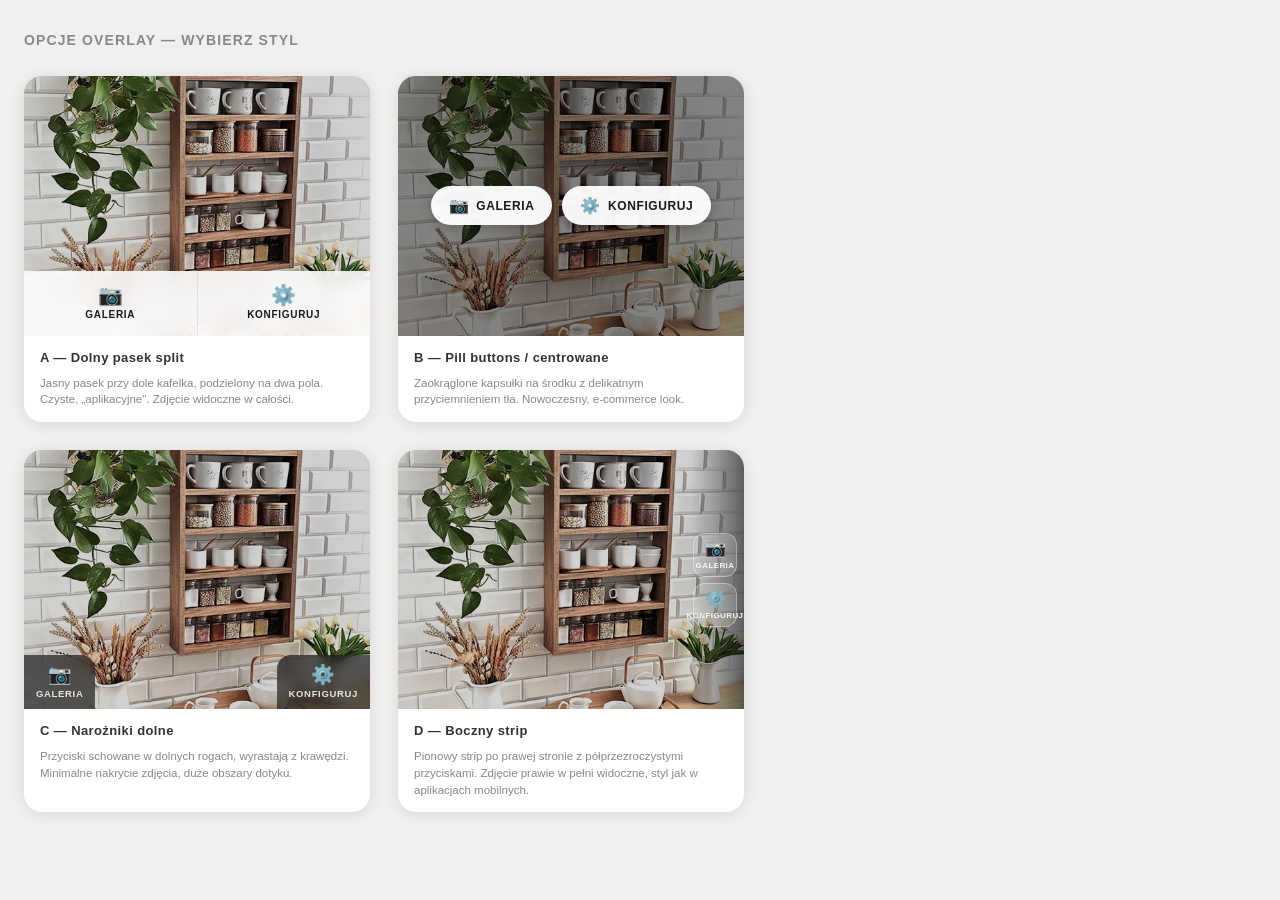
<file: overlay_sketches.html>
<!DOCTYPE html>
<html lang="pl">
<head>
<meta charset="UTF-8">
<meta name="viewport" content="width=device-width, initial-scale=1.0">
<title>Overlay — 4 szkice</title>
<style>
  * { box-sizing: border-box; margin: 0; padding: 0; }
  body {
    background: #f1f0ee;
    font-family: -apple-system, BlinkMacSystemFont, 'Segoe UI', sans-serif;
    padding: 32px 24px;
    color: #1a1a1a;
  }
  h1 { font-size: 14px; font-weight: 600; color: #888; letter-spacing: .08em; text-transform: uppercase; margin-bottom: 28px; }
  .grid {
    display: grid;
    grid-template-columns: repeat(2, 1fr);
    gap: 28px;
    max-width: 720px;
  }
  .card {
    background: #fff;
    border-radius: 18px;
    overflow: hidden;
    box-shadow: 0 2px 16px rgba(0,0,0,0.10);
  }
  .card-label {
    padding: 14px 16px 10px;
    font-size: 13px;
    font-weight: 700;
    letter-spacing: .03em;
    color: #333;
  }
  .card-sub {
    padding: 0 16px 14px;
    font-size: 11.5px;
    color: #888;
    line-height: 1.45;
  }
  .tile {
    position: relative;
    width: 100%;
    aspect-ratio: 4/3;
    overflow: hidden;
    background: #ccc;
  }
  .tile img {
    width: 100%; height: 100%;
    object-fit: cover;
    display: block;
    filter: brightness(.82);
  }

  /* ── OPCJA A: Dolny pasek split ── */
  .ov-a {
    position: absolute;
    inset: 0;
    display: flex;
    align-items: flex-end;
  }
  .ov-a-btn {
    flex: 1;
    display: flex;
    flex-direction: column;
    align-items: center;
    justify-content: center;
    gap: 4px;
    padding: 14px 8px 16px;
    background: rgba(255,255,255,0.88);
    backdrop-filter: blur(8px);
    -webkit-backdrop-filter: blur(8px);
    border: none;
    cursor: pointer;
    color: #1a1a1a;
    transition: background .15s;
  }
  .ov-a-btn:first-child {
    border-right: 1px solid rgba(0,0,0,0.08);
  }
  .ov-a-btn:hover { background: rgba(255,255,255,1); }
  .ov-a-icon { font-size: 20px; line-height:1; }
  .ov-a-label { font-size: 10px; font-weight: 700; text-transform: uppercase; letter-spacing: .07em; }

  /* ── OPCJA B: Pill buttons centrowane ── */
  .ov-b {
    position: absolute;
    inset: 0;
    display: flex;
    align-items: center;
    justify-content: center;
    gap: 10px;
    flex-direction: column;
    background: rgba(0,0,0,0.38);
  }
  .ov-b-row { display: flex; gap: 10px; }
  .ov-b-btn {
    display: flex;
    align-items: center;
    gap: 7px;
    padding: 10px 18px;
    background: rgba(255,255,255,0.95);
    border: none;
    border-radius: 999px;
    cursor: pointer;
    font-size: 12px;
    font-weight: 700;
    color: #1a1a1a;
    box-shadow: 0 3px 12px rgba(0,0,0,0.22);
    text-transform: uppercase;
    letter-spacing: .05em;
  }
  .ov-b-btn span { font-size: 16px; }

  /* ── OPCJA C: Rozbite narożniki ── */
  .ov-c {
    position: absolute;
    inset: 0;
    pointer-events: none;
  }
  .ov-c-btn {
    position: absolute;
    display: flex;
    flex-direction: column;
    align-items: center;
    gap: 4px;
    padding: 10px 12px;
    background: rgba(10,10,10,0.62);
    backdrop-filter: blur(6px);
    -webkit-backdrop-filter: blur(6px);
    border: none;
    cursor: pointer;
    color: #fff;
    pointer-events: auto;
  }
  .ov-c-btn.left  { bottom: 0; left: 0;  border-top-right-radius: 14px; }
  .ov-c-btn.right { bottom: 0; right: 0; border-top-left-radius: 14px; }
  .ov-c-icon  { font-size: 19px; line-height:1; }
  .ov-c-label { font-size: 9.5px; font-weight: 700; text-transform: uppercase; letter-spacing: .07em; color: rgba(255,255,255,.85); }

  /* ── OPCJA D: Hover-strip boczny (single side) ── */
  .ov-d {
    position: absolute;
    top: 0; right: 0; bottom: 0;
    width: 54px;
    display: flex;
    flex-direction: column;
    align-items: center;
    justify-content: center;
    gap: 6px;
    background: linear-gradient(to left, rgba(0,0,0,0.55) 0%, rgba(0,0,0,0) 100%);
    padding-right: 4px;
  }
  .ov-d-btn {
    display: flex;
    flex-direction: column;
    align-items: center;
    gap: 4px;
    width: 44px;
    height: 44px;
    justify-content: center;
    background: rgba(255,255,255,0.14);
    border: 1.5px solid rgba(255,255,255,0.35);
    border-radius: 12px;
    cursor: pointer;
    color: #fff;
    transition: background .15s;
  }
  .ov-d-btn:hover { background: rgba(255,255,255,0.28); }
  .ov-d-icon  { font-size: 17px; line-height:1; }
  .ov-d-label { font-size: 8px; font-weight: 700; text-transform: uppercase; letter-spacing: .05em; color: rgba(255,255,255,.9); }

</style>
</head>
<body>
<h1>Opcje overlay — wybierz styl</h1>
<div class="grid">

  <!-- A -->
  <div class="card">
    <div class="tile">
      <img src="img/wiszace/1.jpg" onerror="this.style.background='#b5c4b1';this.remove()">
      <div class="ov-a">
        <button class="ov-a-btn">
          <span class="ov-a-icon">📷</span>
          <span class="ov-a-label">Galeria</span>
        </button>
        <button class="ov-a-btn">
          <span class="ov-a-icon">⚙️</span>
          <span class="ov-a-label">Konfiguruj</span>
        </button>
      </div>
    </div>
    <div class="card-label">A — Dolny pasek split</div>
    <div class="card-sub">Jasny pasek przy dole kafelka, podzielony na dwa pola. Czyste, „aplikacyjne". Zdjęcie widoczne w całości.</div>
  </div>

  <!-- B -->
  <div class="card">
    <div class="tile">
      <img src="img/wiszace/1.jpg" onerror="this.style.background='#b5c4b1';this.remove()">
      <div class="ov-b">
        <div class="ov-b-row">
          <button class="ov-b-btn"><span>📷</span> Galeria</button>
          <button class="ov-b-btn"><span>⚙️</span> Konfiguruj</button>
        </div>
      </div>
    </div>
    <div class="card-label">B — Pill buttons / centrowane</div>
    <div class="card-sub">Zaokrąglone kapsułki na środku z delikatnym przyciemnieniem tła. Nowoczesny, e-commerce look.</div>
  </div>

  <!-- C -->
  <div class="card">
    <div class="tile">
      <img src="img/wiszace/1.jpg" onerror="this.style.background='#b5c4b1';this.remove()">
      <div class="ov-c">
        <button class="ov-c-btn left">
          <span class="ov-c-icon">📷</span>
          <span class="ov-c-label">Galeria</span>
        </button>
        <button class="ov-c-btn right">
          <span class="ov-c-icon">⚙️</span>
          <span class="ov-c-label">Konfiguruj</span>
        </button>
      </div>
    </div>
    <div class="card-label">C — Narożniki dolne</div>
    <div class="card-sub">Przyciski schowane w dolnych rogach, wyrastają z krawędzi. Minimalne nakrycie zdjęcia, duże obszary dotyku.</div>
  </div>

  <!-- D -->
  <div class="card">
    <div class="tile">
      <img src="img/wiszace/1.jpg" onerror="this.style.background='#b5c4b1';this.remove()">
      <div class="ov-d">
        <button class="ov-d-btn">
          <span class="ov-d-icon">📷</span>
          <span class="ov-d-label">Galeria</span>
        </button>
        <button class="ov-d-btn">
          <span class="ov-d-icon">⚙️</span>
          <span class="ov-d-label">Konfiguruj</span>
        </button>
      </div>
    </div>
    <div class="card-label">D — Boczny strip</div>
    <div class="card-sub">Pionowy strip po prawej stronie z półprzezroczystymi przyciskami. Zdjęcie prawie w pełni widoczne, styl jak w aplikacjach mobilnych.</div>
  </div>

</div>
</body>
</html>
</file>
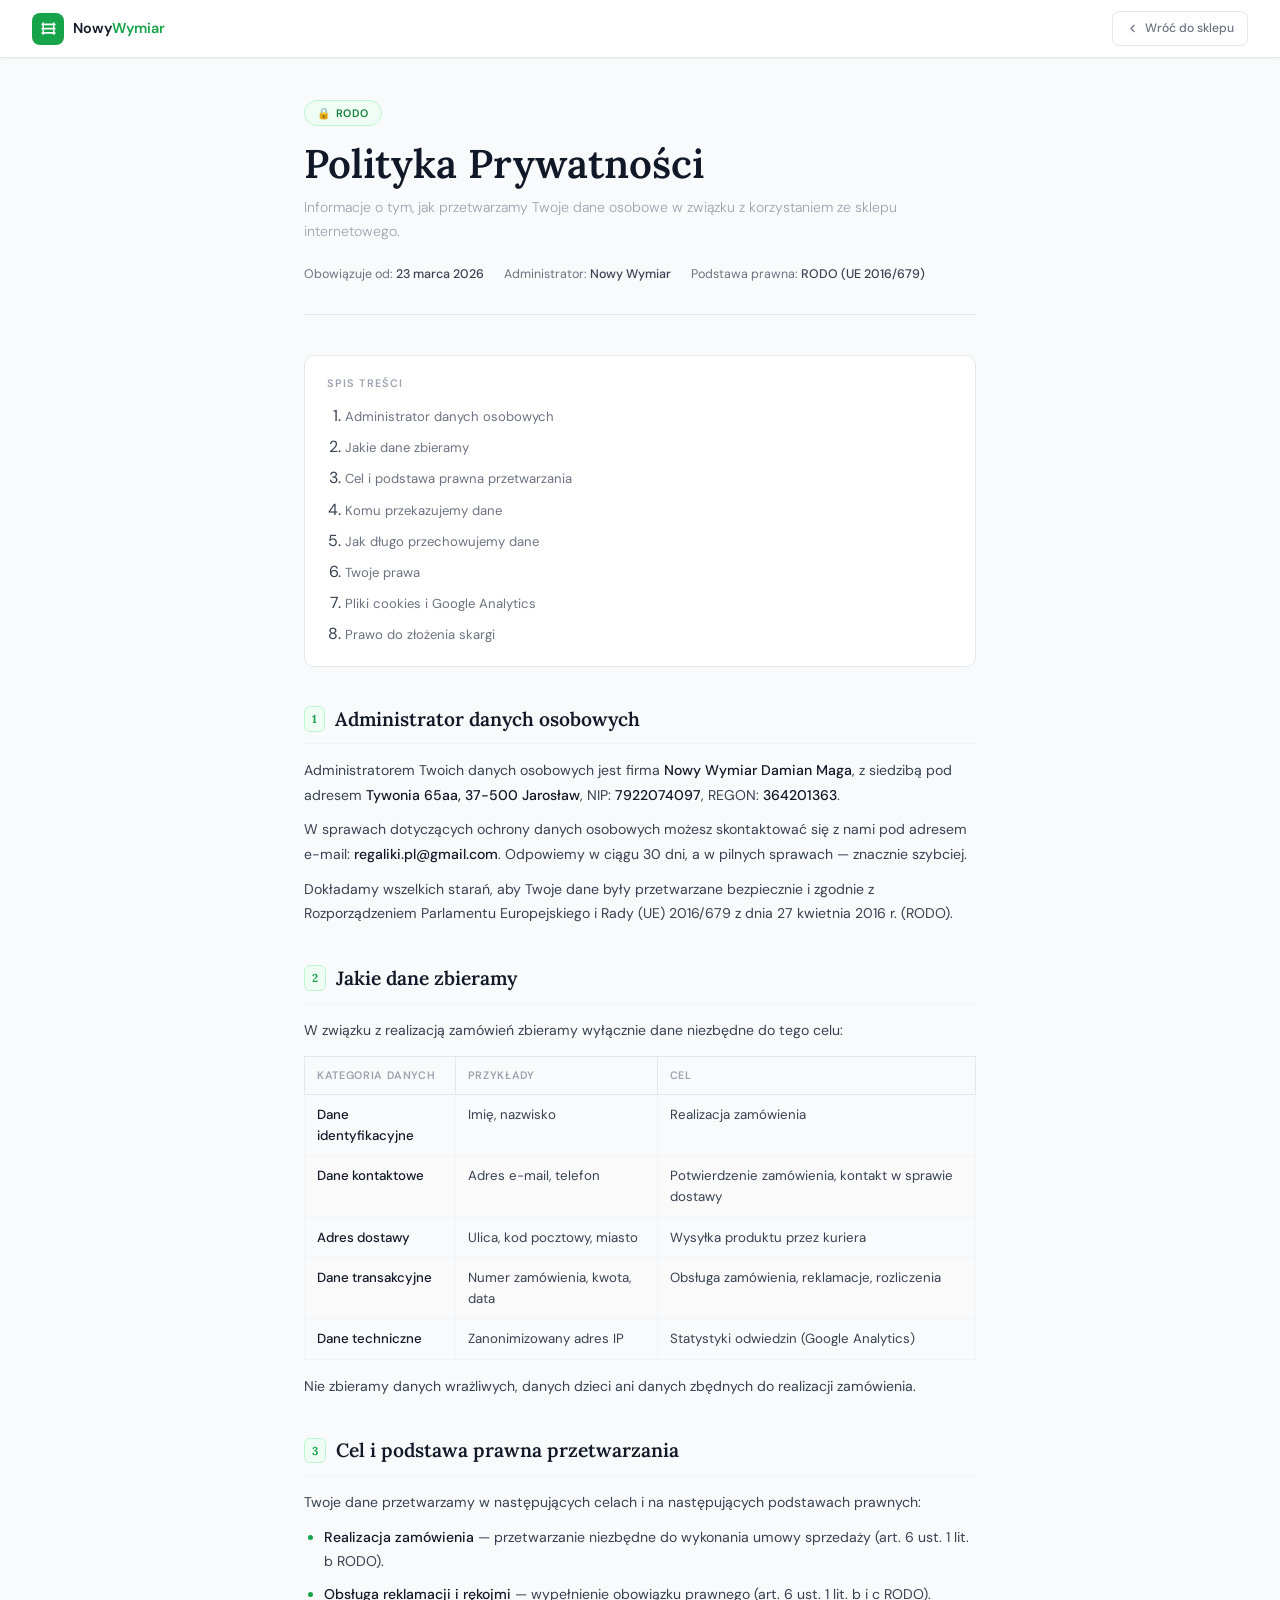
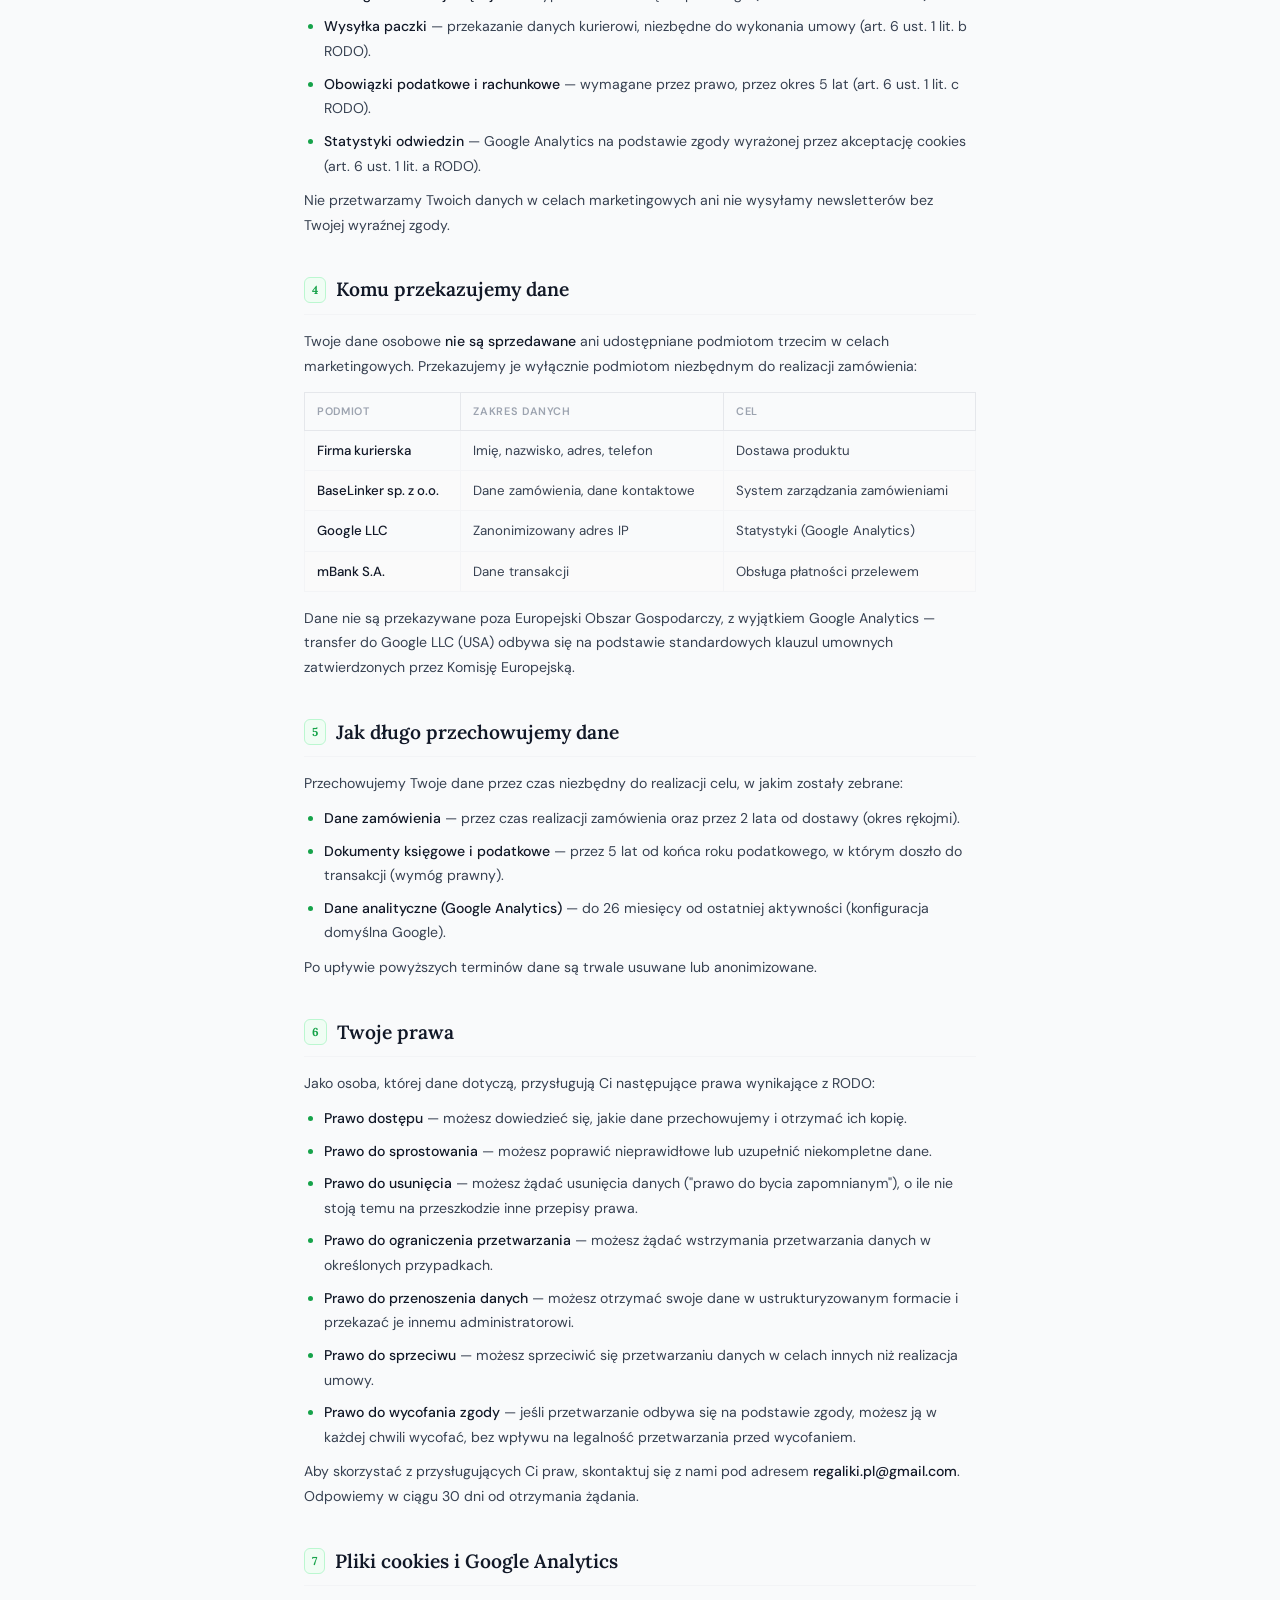
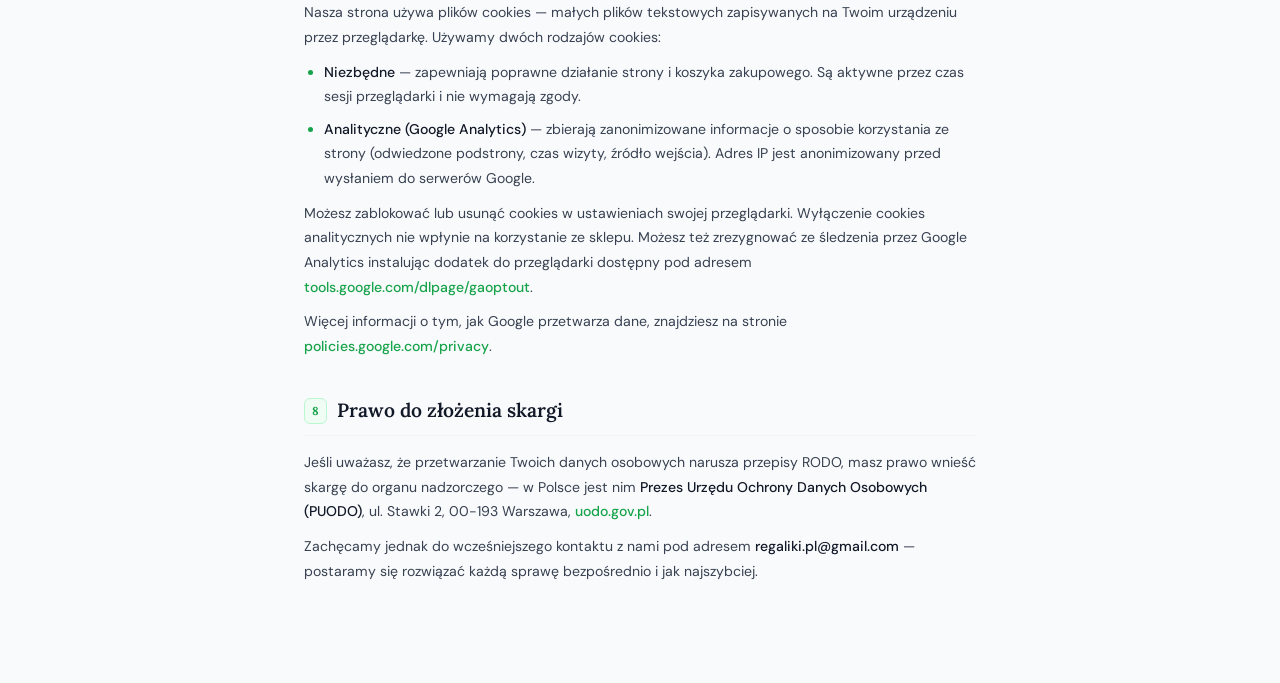
<file: polityka.html>
<!DOCTYPE html>
<html lang="pl">
<head>
<meta charset="UTF-8">
<meta name="viewport" content="width=device-width, initial-scale=1.0">
<title>Polityka Prywatności — Regaliki.pl</title>
<link href="https://fonts.googleapis.com/css2?family=Lora:ital,wght@0,400;0,600&family=DM+Sans:wght@300;400;500&display=swap" rel="stylesheet">
<style>
*{margin:0;padding:0;box-sizing:border-box}
body{font-family:'DM Sans',sans-serif;background:#f9fafb;color:#374151;-webkit-font-smoothing:antialiased;line-height:1.7}

.topbar{background:#fff;border-bottom:1px solid #e5e7eb;height:58px;display:flex;align-items:center;justify-content:space-between;padding:0 32px;position:sticky;top:0;z-index:100;box-shadow:0 1px 3px rgba(0,0,0,0.04)}
.logo{display:flex;align-items:center;gap:9px;text-decoration:none}
.logo-mark{width:32px;height:32px;background:#16a34a;border-radius:8px;display:flex;align-items:center;justify-content:center}
.logo-mark svg{width:17px;height:17px;fill:white}
.logo-name{font-size:.9rem;font-weight:600;color:#111827}
.logo-name span{color:#16a34a}
.back-btn{display:inline-flex;align-items:center;gap:6px;font-size:.76rem;font-weight:500;color:#6b7280;text-decoration:none;padding:6px 13px;border:1px solid #e5e7eb;border-radius:7px;background:#fff;transition:all .15s}
.back-btn:hover{color:#16a34a;border-color:#bbf7d0;background:#f0fdf4}
.back-btn svg{width:13px;height:13px;stroke:currentColor;fill:none;stroke-width:2;stroke-linecap:round;stroke-linejoin:round}

/* DOKUMENT */
.doc-wrap{max-width:720px;margin:0 auto;padding:40px 24px 64px}

.doc-header{margin-bottom:40px;padding-bottom:28px;border-bottom:1px solid #e5e7eb}
.doc-tag{display:inline-block;background:#f0fdf4;border:1px solid #bbf7d0;border-radius:99px;padding:3px 12px;font-size:.68rem;font-weight:600;color:#15803d;letter-spacing:.07em;text-transform:uppercase;margin-bottom:14px}
.doc-header h1{font-family:'Lora',serif;font-size:clamp(1.8rem,4vw,2.5rem);font-weight:600;color:#111827;line-height:1.2;margin-bottom:8px}
.doc-header .subtitle{font-size:.88rem;color:#9ca3af;font-weight:300;margin-bottom:20px}
.doc-meta{display:flex;flex-wrap:wrap;gap:20px}
.doc-meta-item{font-size:.78rem;color:#6b7280}
.doc-meta-item strong{color:#374151;font-weight:500}

/* TOC */
.toc{background:#fff;border:1px solid #e5e7eb;border-radius:10px;padding:18px 22px;margin-bottom:36px}
.toc p{font-size:.68rem;font-weight:600;color:#9ca3af;text-transform:uppercase;letter-spacing:.1em;margin-bottom:10px}
.toc ol{padding-left:18px;display:flex;flex-direction:column;gap:4px}
.toc ol li a{font-size:.82rem;color:#6b7280;text-decoration:none;transition:color .15s}
.toc ol li a:hover{color:#16a34a}

/* SEKCJE */
.doc-section{margin-bottom:36px}
.doc-section h2{font-family:'Lora',serif;font-size:1.2rem;font-weight:600;color:#111827;margin-bottom:14px;padding-bottom:8px;border-bottom:1px solid #f3f4f6;display:flex;align-items:center;gap:10px;scroll-margin-top:72px}
.sec-num{font-size:.72rem;font-weight:700;color:#16a34a;background:#f0fdf4;border:1px solid #bbf7d0;border-radius:6px;padding:2px 7px;flex-shrink:0}
.doc-section p{font-size:.88rem;color:#374151;line-height:1.75;margin-bottom:10px}
.doc-section p:last-child{margin-bottom:0}
.doc-section ul,.doc-section ol.content{padding-left:20px;margin-bottom:10px;}
.doc-section ul li,.doc-section ol.content li{font-size:.88rem;color:#374151;line-height:1.75;margin-bottom:8px;}
.doc-section ul li::marker{color:#16a34a}

/* TABELA */
.doc-section table{width:100%;border-collapse:collapse;margin:14px 0;font-size:.83rem}
.doc-section table th{background:#f9fafb;border:1px solid #e5e7eb;padding:9px 12px;text-align:left;font-size:.68rem;font-weight:600;color:#9ca3af;text-transform:uppercase;letter-spacing:.06em}
.doc-section table td{border:1px solid #f3f4f6;padding:9px 12px;color:#374151;vertical-align:top;line-height:1.6}
.doc-section table tr:nth-child(even) td{background:#fafafa}
.doc-section table strong{color:#111827;font-weight:500}

strong{color:#111827;font-weight:500}
a.ext{color:#16a34a;text-decoration:none;font-weight:500}
a.ext:hover{text-decoration:underline}

/* FOOTER */
.page-footer{background:#fff;border-top:1px solid #e5e7eb;padding:14px 32px}
.page-footer-in{max-width:720px;margin:0 auto;display:flex;flex-wrap:wrap;align-items:center;justify-content:space-between;gap:10px}
.page-footer p{font-size:.7rem;color:#9ca3af}
.page-footer a{font-size:.73rem;color:#6b7280;text-decoration:none;font-weight:500}
.page-footer a:hover{color:#16a34a}

@media(max-width:600px){
  .topbar{padding:0 14px}
  .doc-wrap{padding:24px 14px 48px}
}
</style>
</head>
<body>

<header class="topbar">
  <a href="index.html" class="logo">
    <div class="logo-mark"><svg viewBox="0 0 24 24"><rect x="2" y="5" width="20" height="2.5" rx="1.2"/><rect x="2" y="11" width="20" height="2.5" rx="1.2"/><rect x="2" y="17" width="20" height="2.5" rx="1.2"/><rect x="3.5" y="3" width="2" height="18" rx="1"/><rect x="18.5" y="3" width="2" height="18" rx="1"/></svg></div>
    <span class="logo-name">Nowy<span>Wymiar</span></span>
  </a>
  <a href="index.html" class="back-btn">
    <svg viewBox="0 0 24 24"><polyline points="15 18 9 12 15 6"/></svg>
    Wróć do sklepu
  </a>
</header>

<div class="doc-wrap">

  <!-- NAGŁÓWEK -->
  <div class="doc-header">
    <div class="doc-tag">🔒 RODO</div>
    <h1>Polityka Prywatności</h1>
    <p class="subtitle">Informacje o tym, jak przetwarzamy Twoje dane osobowe w związku z korzystaniem ze sklepu internetowego.</p>
    <div class="doc-meta">
      <div class="doc-meta-item">Obowiązuje od: <strong>23 marca 2026</strong></div>
      <div class="doc-meta-item">Administrator: <strong>Nowy Wymiar</strong></div>
      <div class="doc-meta-item">Podstawa prawna: <strong>RODO (UE 2016/679)</strong></div>
    </div>
  </div>

  <!-- TOC -->
  <div class="toc">
    <p>Spis treści</p>
    <ol>
      <li><a href="#s1">Administrator danych osobowych</a></li>
      <li><a href="#s2">Jakie dane zbieramy</a></li>
      <li><a href="#s3">Cel i podstawa prawna przetwarzania</a></li>
      <li><a href="#s4">Komu przekazujemy dane</a></li>
      <li><a href="#s5">Jak długo przechowujemy dane</a></li>
      <li><a href="#s6">Twoje prawa</a></li>
      <li><a href="#s7">Pliki cookies i Google Analytics</a></li>
      <li><a href="#s8">Prawo do złożenia skargi</a></li>
    </ol>
  </div>

  <!-- 1 -->
  <div class="doc-section" id="s1">
    <h2><span class="sec-num">1</span> Administrator danych osobowych</h2>
    <p>Administratorem Twoich danych osobowych jest firma <strong>Nowy Wymiar Damian Maga</strong>, z siedzibą pod adresem <strong>Tywonia 65aa, 37-500 Jarosław</strong>, NIP: <strong>7922074097</strong>, REGON: <strong>364201363</strong>.</p>
    <p>W sprawach dotyczących ochrony danych osobowych możesz skontaktować się z nami pod adresem e-mail: <strong>regaliki.pl@gmail.com</strong>. Odpowiemy w ciągu 30 dni, a w pilnych sprawach — znacznie szybciej.</p>
    <p>Dokładamy wszelkich starań, aby Twoje dane były przetwarzane bezpiecznie i zgodnie z Rozporządzeniem Parlamentu Europejskiego i Rady (UE) 2016/679 z dnia 27 kwietnia 2016 r. (RODO).</p>
  </div>

  <!-- 2 -->
  <div class="doc-section" id="s2">
    <h2><span class="sec-num">2</span> Jakie dane zbieramy</h2>
    <p>W związku z realizacją zamówień zbieramy wyłącznie dane niezbędne do tego celu:</p>
    <table>
      <thead><tr><th>Kategoria danych</th><th>Przykłady</th><th>Cel</th></tr></thead>
      <tbody>
        <tr><td><strong>Dane identyfikacyjne</strong></td><td>Imię, nazwisko</td><td>Realizacja zamówienia</td></tr>
        <tr><td><strong>Dane kontaktowe</strong></td><td>Adres e-mail, telefon</td><td>Potwierdzenie zamówienia, kontakt w sprawie dostawy</td></tr>
        <tr><td><strong>Adres dostawy</strong></td><td>Ulica, kod pocztowy, miasto</td><td>Wysyłka produktu przez kuriera</td></tr>
        <tr><td><strong>Dane transakcyjne</strong></td><td>Numer zamówienia, kwota, data</td><td>Obsługa zamówienia, reklamacje, rozliczenia</td></tr>
        <tr><td><strong>Dane techniczne</strong></td><td>Zanonimizowany adres IP</td><td>Statystyki odwiedzin (Google Analytics)</td></tr>
      </tbody>
    </table>
    <p>Nie zbieramy danych wrażliwych, danych dzieci ani danych zbędnych do realizacji zamówienia.</p>
  </div>

  <!-- 3 -->
  <div class="doc-section" id="s3">
    <h2><span class="sec-num">3</span> Cel i podstawa prawna przetwarzania</h2>
    <p>Twoje dane przetwarzamy w następujących celach i na następujących podstawach prawnych:</p>
    <ul>
      <li><strong>Realizacja zamówienia</strong> — przetwarzanie niezbędne do wykonania umowy sprzedaży (art. 6 ust. 1 lit. b RODO).</li>
      <li><strong>Obsługa reklamacji i rękojmi</strong> — wypełnienie obowiązku prawnego (art. 6 ust. 1 lit. b i c RODO).</li>
      <li><strong>Wysyłka paczki</strong> — przekazanie danych kurierowi, niezbędne do wykonania umowy (art. 6 ust. 1 lit. b RODO).</li>
      <li><strong>Obowiązki podatkowe i rachunkowe</strong> — wymagane przez prawo, przez okres 5 lat (art. 6 ust. 1 lit. c RODO).</li>
      <li><strong>Statystyki odwiedzin</strong> — Google Analytics na podstawie zgody wyrażonej przez akceptację cookies (art. 6 ust. 1 lit. a RODO).</li>
    </ul>
    <p>Nie przetwarzamy Twoich danych w celach marketingowych ani nie wysyłamy newsletterów bez Twojej wyraźnej zgody.</p>
  </div>

  <!-- 4 -->
  <div class="doc-section" id="s4">
    <h2><span class="sec-num">4</span> Komu przekazujemy dane</h2>
    <p>Twoje dane osobowe <strong>nie są sprzedawane</strong> ani udostępniane podmiotom trzecim w celach marketingowych. Przekazujemy je wyłącznie podmiotom niezbędnym do realizacji zamówienia:</p>
    <table>
      <thead><tr><th>Podmiot</th><th>Zakres danych</th><th>Cel</th></tr></thead>
      <tbody>
        <tr><td><strong>Firma kurierska</strong></td><td>Imię, nazwisko, adres, telefon</td><td>Dostawa produktu</td></tr>
        <tr><td><strong>BaseLinker sp. z o.o.</strong></td><td>Dane zamówienia, dane kontaktowe</td><td>System zarządzania zamówieniami</td></tr>
        <tr><td><strong>Google LLC</strong></td><td>Zanonimizowany adres IP</td><td>Statystyki (Google Analytics)</td></tr>
        <tr><td><strong>mBank S.A.</strong></td><td>Dane transakcji</td><td>Obsługa płatności przelewem</td></tr>
      </tbody>
    </table>
    <p>Dane nie są przekazywane poza Europejski Obszar Gospodarczy, z wyjątkiem Google Analytics — transfer do Google LLC (USA) odbywa się na podstawie standardowych klauzul umownych zatwierdzonych przez Komisję Europejską.</p>
  </div>

  <!-- 5 -->
  <div class="doc-section" id="s5">
    <h2><span class="sec-num">5</span> Jak długo przechowujemy dane</h2>
    <p>Przechowujemy Twoje dane przez czas niezbędny do realizacji celu, w jakim zostały zebrane:</p>
    <ul>
      <li><strong>Dane zamówienia</strong> — przez czas realizacji zamówienia oraz przez 2 lata od dostawy (okres rękojmi).</li>
      <li><strong>Dokumenty księgowe i podatkowe</strong> — przez 5 lat od końca roku podatkowego, w którym doszło do transakcji (wymóg prawny).</li>
      <li><strong>Dane analityczne (Google Analytics)</strong> — do 26 miesięcy od ostatniej aktywności (konfiguracja domyślna Google).</li>
    </ul>
    <p>Po upływie powyższych terminów dane są trwale usuwane lub anonimizowane.</p>
  </div>

  <!-- 6 -->
  <div class="doc-section" id="s6">
    <h2><span class="sec-num">6</span> Twoje prawa</h2>
    <p>Jako osoba, której dane dotyczą, przysługują Ci następujące prawa wynikające z RODO:</p>
    <ul>
      <li><strong>Prawo dostępu</strong> — możesz dowiedzieć się, jakie dane przechowujemy i otrzymać ich kopię.</li>
      <li><strong>Prawo do sprostowania</strong> — możesz poprawić nieprawidłowe lub uzupełnić niekompletne dane.</li>
      <li><strong>Prawo do usunięcia</strong> — możesz żądać usunięcia danych ("prawo do bycia zapomnianym"), o ile nie stoją temu na przeszkodzie inne przepisy prawa.</li>
      <li><strong>Prawo do ograniczenia przetwarzania</strong> — możesz żądać wstrzymania przetwarzania danych w określonych przypadkach.</li>
      <li><strong>Prawo do przenoszenia danych</strong> — możesz otrzymać swoje dane w ustrukturyzowanym formacie i przekazać je innemu administratorowi.</li>
      <li><strong>Prawo do sprzeciwu</strong> — możesz sprzeciwić się przetwarzaniu danych w celach innych niż realizacja umowy.</li>
      <li><strong>Prawo do wycofania zgody</strong> — jeśli przetwarzanie odbywa się na podstawie zgody, możesz ją w każdej chwili wycofać, bez wpływu na legalność przetwarzania przed wycofaniem.</li>
    </ul>
    <p>Aby skorzystać z przysługujących Ci praw, skontaktuj się z nami pod adresem <strong>regaliki.pl@gmail.com</strong>. Odpowiemy w ciągu 30 dni od otrzymania żądania.</p>
  </div>

  <!-- 7 -->
  <div class="doc-section" id="s7">
    <h2><span class="sec-num">7</span> Pliki cookies i Google Analytics</h2>
    <p>Nasza strona używa plików cookies — małych plików tekstowych zapisywanych na Twoim urządzeniu przez przeglądarkę. Używamy dwóch rodzajów cookies:</p>
    <ul>
      <li><strong>Niezbędne</strong> — zapewniają poprawne działanie strony i koszyka zakupowego. Są aktywne przez czas sesji przeglądarki i nie wymagają zgody.</li>
      <li><strong>Analityczne (Google Analytics)</strong> — zbierają zanonimizowane informacje o sposobie korzystania ze strony (odwiedzone podstrony, czas wizyty, źródło wejścia). Adres IP jest anonimizowany przed wysłaniem do serwerów Google.</li>
    </ul>
    <p>Możesz zablokować lub usunąć cookies w ustawieniach swojej przeglądarki. Wyłączenie cookies analitycznych nie wpłynie na korzystanie ze sklepu. Możesz też zrezygnować ze śledzenia przez Google Analytics instalując dodatek do przeglądarki dostępny pod adresem <a href="https://tools.google.com/dlpage/gaoptout" target="_blank" class="ext">tools.google.com/dlpage/gaoptout</a>.</p>
    <p>Więcej informacji o tym, jak Google przetwarza dane, znajdziesz na stronie <a href="https://policies.google.com/privacy" target="_blank" class="ext">policies.google.com/privacy</a>.</p>
  </div>

  <!-- 8 -->
  <div class="doc-section" id="s8">
    <h2><span class="sec-num">8</span> Prawo do złożenia skargi</h2>
    <p>Jeśli uważasz, że przetwarzanie Twoich danych osobowych narusza przepisy RODO, masz prawo wnieść skargę do organu nadzorczego — w Polsce jest nim <strong>Prezes Urzędu Ochrony Danych Osobowych (PUODO)</strong>, ul. Stawki 2, 00-193 Warszawa, <a href="https://uodo.gov.pl" target="_blank" class="ext">uodo.gov.pl</a>.</p>
    <p>Zachęcamy jednak do wcześniejszego kontaktu z nami pod adresem <strong>regaliki.pl@gmail.com</strong> — postaramy się rozwiązać każdą sprawę bezpośrednio i jak najszybciej.</p>
  </div>

</div>
</file>
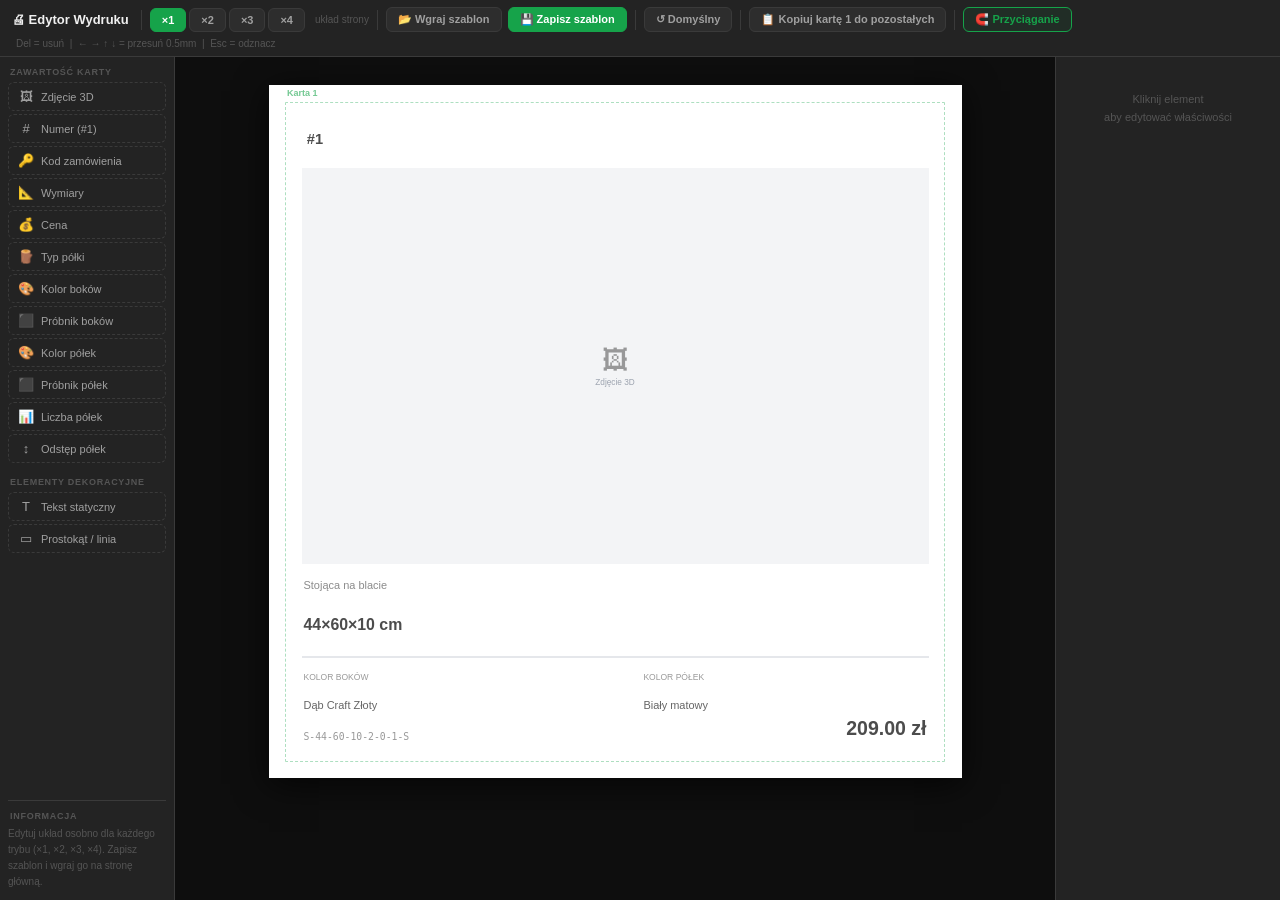
<file: print_editor.html>
<!DOCTYPE html>
<html lang="pl">
<head>
<meta charset="UTF-8">
<title>Edytor Wydruku</title>
<script src="wzory.js"></script>
<style>
:root {
  --bg:#1a1a1a; --bg2:#232323; --bg3:#2d2d2d; --bd:#3a3a3a;
  --t1:#f0f0f0; --t2:#a0a0a0; --t3:#555;
  --acc:#16a34a; --acc2:#15803d; --acc-dim:rgba(22,163,74,.08);
  --rs:6px; --shadow:0 2px 10px rgba(0,0,0,.5);
}
*{box-sizing:border-box;margin:0;padding:0}
body{font-family:-apple-system,BlinkMacSystemFont,'Segoe UI',sans-serif;
  background:var(--bg);color:var(--t1);display:flex;flex-direction:column;
  height:100vh;overflow:hidden;font-size:12px;-webkit-font-smoothing:antialiased}

/* ── TOP BAR ── */
#topbar{display:flex;align-items:center;gap:6px;padding:7px 12px;
  background:var(--bg2);border-bottom:1px solid var(--bd);flex-shrink:0;flex-wrap:wrap}
.tb-logo{font-size:13px;font-weight:800;color:var(--t1);margin-right:4px;white-space:nowrap}
.tb-sep{width:1px;height:20px;background:var(--bd);margin:0 2px;flex-shrink:0}
.tb-btn{padding:5px 11px;border-radius:var(--rs);border:1px solid var(--bd);
  background:var(--bg3);color:var(--t2);cursor:pointer;font-size:11px;font-weight:600;
  transition:all .15s;white-space:nowrap;display:flex;align-items:center;gap:5px}
.tb-btn:hover{background:var(--bd);color:var(--t1)}
.tb-btn.acc{background:var(--acc);color:#fff;border-color:var(--acc)}
.tb-btn.acc:hover{background:var(--acc2)}
.tb-hint{font-size:10px;color:var(--t3);margin-left:4px}

/* Layout switcher */
.layout-group{display:flex;gap:3px}
.lbtn{padding:5px 11px;border-radius:var(--rs);border:1px solid var(--bd);
  background:var(--bg3);color:var(--t2);cursor:pointer;font-size:11px;font-weight:700;transition:all .15s}
.lbtn:hover{border-color:var(--acc);color:var(--acc)}
.lbtn.active{background:var(--acc);color:#fff;border-color:var(--acc)}

/* ── MAIN ── */
#main{display:flex;flex:1;overflow:hidden;min-height:0}

/* Left sidebar */
#sb-left{width:175px;flex-shrink:0;background:var(--bg2);border-right:1px solid var(--bd);
  overflow-y:auto;padding:10px 8px;display:flex;flex-direction:column;gap:14px}
.sb-sec-title{font-size:9px;font-weight:700;color:var(--t3);text-transform:uppercase;
  letter-spacing:.08em;margin-bottom:5px;padding-left:2px}
.sb-sec{display:flex;flex-direction:column;gap:3px}
.add-btn{display:flex;align-items:center;gap:6px;width:100%;padding:6px 8px;
  border-radius:var(--rs);border:1px dashed var(--bd);background:transparent;
  color:var(--t2);cursor:pointer;font-size:11px;transition:all .15s;text-align:left}
.add-btn:hover{border-color:var(--acc);color:var(--acc);background:var(--acc-dim)}
.add-btn .ico{font-size:13px;width:18px;text-align:center;flex-shrink:0}

/* Canvas wrap */
#canvas-wrap{flex:1;overflow:auto;background:#0e0e0e;display:flex;
  justify-content:center;align-items:flex-start;padding:28px;min-width:0}
#page{position:relative;background:#fff;flex-shrink:0;box-shadow:0 6px 32px rgba(0,0,0,.7)}

/* Card outline */
.card-outline{position:absolute;border:1.5px dashed rgba(22,163,74,.35);
  pointer-events:none;border-radius:1px}
.card-lbl{position:absolute;top:-15px;left:1px;font-size:9px;
  color:rgba(22,163,74,.6);font-weight:700}

/* Elements */
.pe-el{position:absolute;cursor:move;user-select:none}
.pe-el:hover .pe-border{border-color:rgba(22,163,74,.5)}
.pe-border{position:absolute;inset:-1px;border:1.5px solid transparent;
  border-radius:1px;pointer-events:none;transition:border-color .1s}
.pe-el.sel .pe-border{border-color:#16a34a !important}
.pe-inner{width:100%;height:100%;overflow:hidden;display:flex;align-items:center}

/* Resize handles */
.rh{position:absolute;width:8px;height:8px;background:#fff;
  border:1.5px solid #16a34a;border-radius:2px;display:none;z-index:20}
.pe-el.sel .rh{display:block}
.rh[data-d="nw"]{top:-4px;left:-4px;cursor:nw-resize}
.rh[data-d="n"] {top:-4px;left:calc(50% - 4px);cursor:n-resize}
.rh[data-d="ne"]{top:-4px;right:-4px;cursor:ne-resize}
.rh[data-d="e"] {top:calc(50% - 4px);right:-4px;cursor:e-resize}
.rh[data-d="se"]{bottom:-4px;right:-4px;cursor:se-resize}
.rh[data-d="s"] {bottom:-4px;left:calc(50% - 4px);cursor:s-resize}
.rh[data-d="sw"]{bottom:-4px;left:-4px;cursor:sw-resize}
.rh[data-d="w"] {top:calc(50% - 4px);left:-4px;cursor:w-resize}

/* Right sidebar */
#sb-right{width:225px;flex-shrink:0;background:var(--bg2);border-left:1px solid var(--bd);
  overflow-y:auto;padding:10px}
.prop-title{font-size:9px;font-weight:700;color:var(--t3);text-transform:uppercase;
  letter-spacing:.08em;margin-bottom:6px}
.prop-group{margin-bottom:14px}
.prop-row{display:flex;align-items:center;gap:6px;margin-bottom:5px}
.prop-lbl{font-size:10px;color:var(--t2);width:64px;flex-shrink:0}
.prop-inp{flex:1;background:var(--bg3);border:1px solid var(--bd);color:var(--t1);
  border-radius:4px;padding:3px 6px;font-size:11px;outline:none;min-width:0}
.prop-inp:focus{border-color:var(--acc)}
.prop-inp[type="color"]{padding:1px 3px;height:24px;cursor:pointer}
.prop-inp[type="number"]{max-width:70px}
select.prop-inp{cursor:pointer}
.no-sel{color:var(--t3);font-size:11px;text-align:center;padding:24px 8px;line-height:1.6}
.prop-del{width:100%;padding:6px;border-radius:var(--rs);border:1px solid #ef4444;
  background:transparent;color:#ef4444;cursor:pointer;font-size:11px;font-weight:600;
  transition:all .15s;margin-top:8px}
.prop-del:hover{background:#fef2f2}
.prop-tip{font-size:9px;color:var(--t3);margin-top:4px;line-height:1.4;padding:4px 6px;
  background:var(--bg3);border-radius:4px}

::-webkit-scrollbar{width:5px;height:5px}
::-webkit-scrollbar-track{background:var(--bg)}
::-webkit-scrollbar-thumb{background:var(--bd);border-radius:3px}

/* Snap guides */
.snap-guide{position:absolute;pointer-events:none;z-index:50}
.snap-guide.h{left:0;right:0;height:1px;background:rgba(22,163,74,.9);box-shadow:0 0 3px rgba(22,163,74,.5)}
.snap-guide.v{top:0;bottom:0;width:1px;background:rgba(22,163,74,.9);box-shadow:0 0 3px rgba(22,163,74,.5)}
.tb-btn.snap-on{border-color:var(--acc)!important;color:var(--acc)!important;background:var(--acc-dim)!important}
</style>
</head>
<body>

<!-- TOP BAR -->
<div id="topbar">
  <span class="tb-logo">🖨 Edytor Wydruku</span>
  <div class="tb-sep"></div>
  <div class="layout-group">
    <button class="lbtn active" onclick="setLayout(1)" title="1 produkt na stronie">×1</button>
    <button class="lbtn" onclick="setLayout(2)" title="2 produkty na stronie">×2</button>
    <button class="lbtn" onclick="setLayout(3)" title="3 produkty na stronie">×3</button>
    <button class="lbtn" onclick="setLayout(4)" title="4 produkty na stronie">×4</button>
  </div>
  <span class="tb-hint">układ strony</span>
  <div class="tb-sep"></div>
  <button class="tb-btn" onclick="loadTpl()">📂 Wgraj szablon</button>
  <button class="tb-btn acc" onclick="saveTpl()">💾 Zapisz szablon</button>
  <input type="file" id="file-in" accept=".js,.json" style="display:none" onchange="onFileLoad(event)">
  <div class="tb-sep"></div>
  <button class="tb-btn" onclick="resetDefault()" title="Przywróć domyślny układ">↺ Domyślny</button>
  <div class="tb-sep"></div>
  <button class="tb-btn" id="copyCardBtn" onclick="copyCard1ToAll()" title="Kopiuje układ karty 1 do pozostałych kart">📋 Kopiuj kartę 1 do pozostałych</button>
  <div class="tb-sep"></div>
  <button class="tb-btn snap-on" id="snap-btn" onclick="toggleSnap()" title="Przyciąganie do krawędzi innych elementów i linii pomocnicze">🧲 Przyciąganie</button>
  <span class="tb-hint">Del = usuń &nbsp;|&nbsp; ← → ↑ ↓ = przesuń 0.5mm &nbsp;|&nbsp; Esc = odznacz</span>
</div>

<!-- MAIN -->
<div id="main">

  <!-- LEFT SIDEBAR: paleta elementów -->
  <div id="sb-left">
    <div>
      <div class="sb-sec-title">Zawartość karty</div>
      <div class="sb-sec">
        <button class="add-btn" onclick="addEl('image3d')"><span class="ico">🖼</span>Zdjęcie 3D</button>
        <button class="add-btn" onclick="addEl('field','index')"><span class="ico">#</span>Numer (#1)</button>
        <button class="add-btn" onclick="addEl('field','code')"><span class="ico">🔑</span>Kod zamówienia</button>
        <button class="add-btn" onclick="addEl('field','dimensions')"><span class="ico">📐</span>Wymiary</button>
        <button class="add-btn" onclick="addEl('field','price')"><span class="ico">💰</span>Cena</button>
        <button class="add-btn" onclick="addEl('field','shelfType')"><span class="ico">🪵</span>Typ półki</button>
        <button class="add-btn" onclick="addEl('field','sideColor')"><span class="ico">🎨</span>Kolor boków</button>
        <button class="add-btn" onclick="addEl('colorSwatch','sideColor')"><span class="ico">⬛</span>Próbnik boków</button>
        <button class="add-btn" onclick="addEl('field','shelfColor')"><span class="ico">🎨</span>Kolor półek</button>
        <button class="add-btn" onclick="addEl('colorSwatch','shelfColor')"><span class="ico">⬛</span>Próbnik półek</button>
        <button class="add-btn" onclick="addEl('field','shelfCount')"><span class="ico">📊</span>Liczba półek</button>
        <button class="add-btn" onclick="addEl('field','gap')"><span class="ico">↕</span>Odstęp półek</button>
      </div>
    </div>
    <div>
      <div class="sb-sec-title">Elementy dekoracyjne</div>
      <div class="sb-sec">
        <button class="add-btn" onclick="addEl('text')"><span class="ico">T</span>Tekst statyczny</button>
        <button class="add-btn" onclick="addEl('rect')"><span class="ico">▭</span>Prostokąt / linia</button>
      </div>
    </div>
    <div style="margin-top:auto;padding-top:10px;border-top:1px solid var(--bd)">
      <div class="sb-sec-title">Informacja</div>
      <div style="font-size:10px;color:var(--t3);line-height:1.6">
        Edytuj układ osobno dla każdego trybu (×1, ×2, ×3, ×4). Zapisz szablon i wgraj go na stronę główną.
      </div>
    </div>
  </div>

  <!-- CANVAS: A4 -->
  <div id="canvas-wrap" onmousedown="bgClick(event)">
    <div id="page"></div>
  </div>

  <!-- RIGHT SIDEBAR: właściwości -->
  <div id="sb-right">
    <div id="props"><div class="no-sel">Kliknij element<br>aby edytować właściwości</div></div>
  </div>

</div>

<script>
// ════════════════════════════════════════════════
//  STAŁE
// ════════════════════════════════════════════════
const PW = 210, PH = 297; // A4 w mm
const SC = 3.3;            // px / mm

const FIELDS = {
  index:      { lbl:'Numer (#1)',            ex:'#1' },
  code:       { lbl:'Kod zamówienia',        ex:'S-44-60-10-2-0-1-S' },
  dimensions: { lbl:'Wymiary',               ex:'44×60×10 cm' },
  price:      { lbl:'Cena',                  ex:'209.00 zł' },
  shelfType:  { lbl:'Typ półki',             ex:'Stojąca na blacie' },
  sideColor:  { lbl:'Kolor boków',           ex:'Dąb Craft Złoty' },
  shelfColor: { lbl:'Kolor półek',           ex:'Biały matowy' },
  shelfCount: { lbl:'Liczba półek',          ex:'2 półki wewnętrzne' },
  gap:        { lbl:'Odstęp półek',          ex:'17.6 cm' },
};

// Przykładowe kolory dla podglądu próbników w edytorze
const SWATCH_PREVIEW = {
  sideColor:  '#8B5A2B', // Dąb Craft Złoty (przykład)
  shelfColor: '#FFFFFF',  // Biały matowy (przykład)
};

// ════════════════════════════════════════════════
//  STAN
// ════════════════════════════════════════════════
let curLayout  = 1;
let selId      = null;
let _drag      = null;
let _idN       = 1;
let tpl        = makeDefault();
let _snapOn    = true;
let _guides    = [];
const SNAP_THR = 1.5; // mm — próg przyciągania

// ════════════════════════════════════════════════
//  DOMYŚLNY SZABLON
//  Elementy mają ABSOLUTNE współrzędne strony A4
//  + cardIndex (numer karty, 0-based)
// ════════════════════════════════════════════════
function mkEl(type, field, o) {
  return {
    id: 'e' + (_idN++), type, field: field||null,
    cardIndex: o.ci||0,
    x:o.x||0, y:o.y||0, w:o.w||40, h:o.h||10,
    fontSize:o.fs||10, fontWeight:o.fw||'normal',
    fontFamily:o.ff||'sans-serif', color:o.col||'#111111',
    bg:o.bg||'transparent', align:o.al||'left', content:o.txt||'',
  };
}

// Przesuwa tablicę elementów o offset karty (cx, cy) i ustawia cardIndex
function _cardOff(els, cx, cy, ci) {
  return els.map(e => ({...e, x: e.x + cx, y: e.y + cy, cardIndex: ci||0}));
}

function makeDefault() {
  _idN = 1;
  return { version:2, layouts:{
    // ── ×1: kwadrat 200×200mm (karta od x:5,y:5) ──
    1:{ cards:[{x:5,y:5,w:200,h:200}], elements: _cardOff([
      mkEl('field','index',       {x:6,  y:5,  w:22, h:13, fs:12,fw:'bold',col:'#111'}),
      mkEl('image3d', null,       {x:5,  y:20, w:190,h:120}),
      mkEl('field','shelfType',   {x:5,  y:143,w:190,h:7,  fs:9, col:'#666'}),
      mkEl('field','dimensions',  {x:5,  y:153,w:120,h:11, fs:13,fw:'bold',col:'#111'}),
      mkEl('rect',  null,         {x:5,  y:168,w:190,h:0.5,bg:'#e5e7eb'}),
      mkEl('text',  null,         {x:5,  y:172,w:85, h:5,  fs:7, col:'#999',txt:'KOLOR BOKÓW'}),
      mkEl('field','sideColor',   {x:5,  y:179,w:90, h:8,  fs:9, col:'#333'}),
      mkEl('text',  null,         {x:108,y:172,w:87, h:5,  fs:7, col:'#999',txt:'KOLOR PÓŁEK'}),
      mkEl('field','shelfColor',  {x:108,y:179,w:87, h:8,  fs:9, col:'#333'}),
      mkEl('field','price',       {x:130,y:183,w:65, h:14, fs:16,fw:'bold',col:'#111',al:'right'}),
      mkEl('field','code',        {x:5,  y:189,w:120,h:7,  fs:8, col:'#777',ff:'monospace'}),
    ], 5, 5, 0)},
    // ── ×2: dwa rzędy (karta 0 od x:5,y:5) ──
    2:{ cards:[{x:5,y:5,w:200,h:138},{x:5,y:154,w:200,h:138}], elements: _cardOff([
      mkEl('image3d', null,       {x:4,  y:16, w:96, h:90}),
      mkEl('field','index',       {x:4,  y:4,  w:18, h:10, fs:10,fw:'bold',col:'#111'}),
      mkEl('field','shelfType',   {x:106,y:18, w:90, h:7,  fs:8, col:'#777'}),
      mkEl('field','dimensions',  {x:106,y:28, w:90, h:10, fs:12,fw:'bold',col:'#111'}),
      mkEl('text',  null,         {x:106,y:42, w:50, h:6,  fs:7, col:'#999',txt:'KOLOR BOKÓW'}),
      mkEl('field','sideColor',   {x:106,y:49, w:90, h:8,  fs:9, col:'#333'}),
      mkEl('text',  null,         {x:106,y:61, w:50, h:6,  fs:7, col:'#999',txt:'KOLOR PÓŁEK'}),
      mkEl('field','shelfColor',  {x:106,y:68, w:90, h:8,  fs:9, col:'#333'}),
      mkEl('rect',  null,         {x:4,  y:112,w:192,h:0.5,bg:'#e5e7eb'}),
      mkEl('field','code',        {x:4,  y:116,w:120,h:7,  fs:8, col:'#888',ff:'monospace'}),
      mkEl('field','price',       {x:130,y:112,w:66, h:12, fs:13,fw:'bold',col:'#111',al:'right'}),
    ], 5, 5, 0)},
    // ── ×3: trzy rzędy (karta 0 od x:5,y:5) ──
    3:{ cards:[{x:5,y:5,w:200,h:88},{x:5,y:103,w:200,h:88},{x:5,y:201,w:200,h:88}], elements: _cardOff([
      mkEl('image3d', null,       {x:4,  y:10, w:66, h:62}),
      mkEl('field','index',       {x:4,  y:2,  w:15, h:8,  fs:9, fw:'bold',col:'#111'}),
      mkEl('field','shelfType',   {x:76, y:12, w:120,h:6,  fs:7, col:'#777'}),
      mkEl('field','dimensions',  {x:76, y:21, w:120,h:9,  fs:11,fw:'bold',col:'#111'}),
      mkEl('text',  null,         {x:76, y:34, w:50, h:5,  fs:7, col:'#999',txt:'KOLOR BOKÓW'}),
      mkEl('field','sideColor',   {x:76, y:40, w:55, h:7,  fs:9, col:'#333'}),
      mkEl('text',  null,         {x:136,y:34, w:50, h:5,  fs:7, col:'#999',txt:'KOLOR PÓŁEK'}),
      mkEl('field','shelfColor',  {x:136,y:40, w:60, h:7,  fs:9, col:'#333'}),
      mkEl('rect',  null,         {x:4,  y:72, w:192,h:0.5,bg:'#e5e7eb'}),
      mkEl('field','code',        {x:4,  y:76, w:120,h:6,  fs:8, col:'#888',ff:'monospace'}),
      mkEl('field','price',       {x:130,y:72, w:66, h:10, fs:12,fw:'bold',col:'#111',al:'right'}),
    ], 5, 5, 0)},
    // ── ×4: siatka 2×2 (karta 0 od x:5,y:5) ──
    4:{ cards:[{x:5,y:5,w:97,h:138},{x:108,y:5,w:97,h:138},
               {x:5,y:154,w:97,h:138},{x:108,y:154,w:97,h:138}], elements: _cardOff([
      mkEl('image3d', null,       {x:4,  y:14, w:89, h:72}),
      mkEl('field','index',       {x:4,  y:3,  w:15, h:9,  fs:9, fw:'bold',col:'#111'}),
      mkEl('field','dimensions',  {x:4,  y:90, w:89, h:9,  fs:10,fw:'bold',col:'#111'}),
      mkEl('text',  null,         {x:4,  y:103,w:44, h:5,  fs:7, col:'#999',txt:'KOLOR BOKÓW'}),
      mkEl('field','sideColor',   {x:4,  y:109,w:89, h:7,  fs:9, col:'#333'}),
      mkEl('text',  null,         {x:4,  y:120,w:44, h:5,  fs:7, col:'#999',txt:'KOLOR PÓŁEK'}),
      mkEl('field','shelfColor',  {x:4,  y:126,w:89, h:7,  fs:9, col:'#333'}),
      mkEl('field','price',       {x:4,  y:116,w:89, h:11, fs:12,fw:'bold',col:'#111',al:'right'}),
      mkEl('field','code',        {x:4,  y:129,w:89, h:6,  fs:7, col:'#999',ff:'monospace'}),
    ], 5, 5, 0)},
  }};
}

// ════════════════════════════════════════════════
//  RENDER
// ════════════════════════════════════════════════
const px = v => v * SC;

function render() {
  const page = document.getElementById('page');
  page.style.width  = px(PW) + 'px';
  page.innerHTML = '';

  const lay = tpl.layouts[curLayout];
  if (!lay) return;

  // Dla jednej karty: wysokość strony = karta + marginesy (kwadrat jeśli karta jest kwadratem)
  // Dla wielu kart: zawsze pełne A4
  if (lay.cards.length === 1) {
    const c = lay.cards[0];
    page.style.height = px(c.y + c.h + c.y) + 'px';
  } else {
    page.style.height = px(PH) + 'px';
  }

  // Card outlines
  lay.cards.forEach((c, i) => {
    const d = document.createElement('div');
    d.className = 'card-outline';
    d.style.cssText = `left:${px(c.x)}px;top:${px(c.y)}px;width:${px(c.w)}px;height:${px(c.h)}px`;
    d.innerHTML = `<span class="card-lbl">Karta ${i+1}</span>`;
    page.appendChild(d);
  });

  // Elementy mają absolutne współrzędne strony — renderuj bezpośrednio
  lay.elements.forEach(e => {
    const div = document.createElement('div');
    div.className = 'pe-el' + (e.id === selId ? ' sel' : '');
    div.dataset.id = e.id;
    div.style.cssText = `left:${px(e.x)}px;top:${px(e.y)}px;width:${px(e.w)}px;height:${px(Math.max(e.h,.5))}px`;

    // Border overlay
    const border = document.createElement('div');
    border.className = 'pe-border';
    div.appendChild(border);

    // Inner content
    const inner = document.createElement('div');
    inner.className = 'pe-inner';
    inner.style.cssText = `
      font-size:${e.fontSize * SC * 0.37}px;
      font-weight:${e.fontWeight};
      font-family:${e.fontFamily};
      color:${e.color};
      background:${e.bg||'transparent'};
      padding:0 2px;
      justify-content:${e.align==='right'?'flex-end':e.align==='center'?'center':'flex-start'};
    `;

    if (e.type === 'image3d') {
      inner.style.flexDirection = 'column';
      inner.style.justifyContent = 'center';
      inner.style.background = '#f3f4f6';
      inner.innerHTML = `<span style="font-size:${px(8)}px;opacity:.4">🖼</span>
        <span style="font-size:${px(2.5)}px;color:#9ca3af;margin-top:2px">Zdjęcie 3D</span>`;
    } else if (e.type === 'rect') {
      inner.style.background = e.bg || '#e5e7eb';
    } else if (e.type === 'text') {
      inner.textContent = e.content || '(tekst statyczny)';
    } else if (e.type === 'field') {
      const fd = FIELDS[e.field];
      inner.textContent = fd ? fd.ex : ('{{'+e.field+'}}');
      inner.style.opacity = '.75';
    } else if (e.type === 'colorSwatch') {
      // Próbnik — prawdziwa tekstura z COLORS (wzory.js)
      const colorsArr = (typeof COLORS !== 'undefined') ? COLORS : [];
      const sample = colorsArr[e.previewColorIdx || 0];
      inner.style.border = '1px solid rgba(0,0,0,.2)';
      inner.style.borderRadius = '2px';
      inner.style.overflow = 'hidden';
      if (sample && sample.textureImg) {
        inner.style.backgroundImage = `url('${sample.textureImg}')`;
        inner.style.backgroundSize = 'cover';
        inner.style.backgroundPosition = 'center';
      } else if (sample && sample.value) {
        inner.style.background = sample.value;
      } else {
        inner.style.background = '#cccccc';
      }
    }
    div.appendChild(inner);

    // Resize handles
    ['nw','n','ne','e','se','s','sw','w'].forEach(d => {
      const h = document.createElement('div');
      h.className = 'rh'; h.dataset.d = d; h.dataset.id = e.id;
      div.appendChild(h);
    });
    div.addEventListener('mousedown', onElMD);
    page.appendChild(div);
  });
}

// ════════════════════════════════════════════════
//  MOUSE INTERACTION
// ════════════════════════════════════════════════
function bgClick(e) {
  const t = e.target;
  if (t.id === 'canvas-wrap' || t.id === 'page' ||
      t.classList.contains('card-outline') || t.classList.contains('card-lbl')) {
    selId = null; render(); renderProps();
  }
}

function onElMD(e) {
  e.stopPropagation();
  const id = e.currentTarget.dataset.id;
  if (!id) return;
  const handle = e.target.closest('.rh');
  selId = id; render(); renderProps();

  const lay  = tpl.layouts[curLayout];
  const elem = lay.elements.find(x => x.id === id);
  if (!elem) return;
  e.preventDefault();

  _drag = {
    move:   !handle,
    dir:    handle ? handle.dataset.d : null,
    x0: e.clientX, y0: e.clientY,
    ex: elem.x, ey: elem.y, ew: elem.w, eh: elem.h,
    elem, card: lay.cards[elem.cardIndex || 0] || lay.cards[0],
  };
  document.addEventListener('mousemove', onMM);
  document.addEventListener('mouseup',   onMU, {once:true});
}

// ── Snap helpers ──────────────────────────────────
function toggleSnap() {
  _snapOn = !_snapOn;
  const btn = document.getElementById('snap-btn');
  btn.classList.toggle('snap-on', _snapOn);
  btn.textContent = _snapOn ? '🧲 Przyciąganie' : '🧲 Wył.';
}

function _collectSnaps(excludeId) {
  const lay = tpl.layouts[curLayout];
  const c   = _drag.card;
  // Krawędzie karty
  const xs  = [c.x, c.x + c.w, c.x + c.w/2];
  const ys  = [c.y, c.y + c.h, c.y + c.h/2];
  // Krawędzie i środki pozostałych elementów
  lay.elements.filter(e => e.id !== excludeId).forEach(e => {
    xs.push(e.x, e.x + e.w, e.x + e.w/2);
    ys.push(e.y, e.y + e.h, e.y + e.h/2);
  });
  return { xs, ys };
}

function _trySnap(val, arr, thr) {
  let best = null, bd = thr;
  for (const s of arr) { const d = Math.abs(val - s); if (d < bd) { bd = d; best = s; } }
  return best;
}

function _showGuides(hArr, vArr) {
  _guides.forEach(g => g.remove()); _guides = [];
  const page = document.getElementById('page');
  hArr.forEach(y => {
    const g = document.createElement('div');
    g.className = 'snap-guide h'; g.style.top = px(y) + 'px';
    page.appendChild(g); _guides.push(g);
  });
  vArr.forEach(x => {
    const g = document.createElement('div');
    g.className = 'snap-guide v'; g.style.left = px(x) + 'px';
    page.appendChild(g); _guides.push(g);
  });
}

function _clearGuides() { _guides.forEach(g => g.remove()); _guides = []; }
// ─────────────────────────────────────────────────

function onMM(e) {
  if (!_drag) return;
  const dx = (e.clientX - _drag.x0) / SC;
  const dy = (e.clientY - _drag.y0) / SC;
  const el = _drag.elem;
  const c  = _drag.card;
  const minW = 3, minH = .5;
  const hG = [], vG = [];

  if (_drag.move) {
    let nx = Math.max(c.x, Math.min(c.x + c.w - el.w, Math.round((_drag.ex + dx)*10)/10));
    let ny = Math.max(c.y, Math.min(c.y + c.h - el.h, Math.round((_drag.ey + dy)*10)/10));

    if (_snapOn) {
      const {xs, ys} = _collectSnaps(el.id);
      // Przyciąganie osi X (lewa krawędź, prawa, środek)
      const sL  = _trySnap(nx,          xs, SNAP_THR);
      const sR  = _trySnap(nx + el.w,   xs, SNAP_THR);
      const sCX = _trySnap(nx + el.w/2, xs, SNAP_THR);
      if      (sL  !== null) { nx = sL;           vG.push(sL);  }
      else if (sR  !== null) { nx = sR - el.w;    vG.push(sR);  }
      else if (sCX !== null) { nx = sCX - el.w/2; vG.push(sCX); }
      // Przyciąganie osi Y (górna krawędź, dolna, środek)
      const sT  = _trySnap(ny,          ys, SNAP_THR);
      const sB  = _trySnap(ny + el.h,   ys, SNAP_THR);
      const sCY = _trySnap(ny + el.h/2, ys, SNAP_THR);
      if      (sT  !== null) { ny = sT;           hG.push(sT);  }
      else if (sB  !== null) { ny = sB - el.h;    hG.push(sB);  }
      else if (sCY !== null) { ny = sCY - el.h/2; hG.push(sCY); }
    }
    el.x = nx; el.y = ny;
  } else {
    const d = _drag.dir;
    let nx=_drag.ex, ny=_drag.ey, nw=_drag.ew, nh=_drag.eh;
    if (d.includes('e')) nw = Math.max(minW, _drag.ew + dx);
    if (d.includes('s')) nh = Math.max(minH, _drag.eh + dy);
    if (d.includes('w')) { nw = Math.max(minW, _drag.ew - dx); nx = _drag.ex + _drag.ew - nw; }
    if (d.includes('n')) { nh = Math.max(minH, _drag.eh - dy); ny = _drag.ey + _drag.eh - nh; }
    el.x = Math.round(nx*10)/10; el.y = Math.round(ny*10)/10;
    el.w = Math.round(nw*10)/10; el.h = Math.round(nh*10)/10;
  }
  render();
  _showGuides(hG, vG); // po render() — bo render() czyści innerHTML
}

function onMU() {
  document.removeEventListener('mousemove', onMM);
  _drag = null;
  _clearGuides();
  renderProps();
}

// ════════════════════════════════════════════════
//  KEYBOARD
// ════════════════════════════════════════════════
document.addEventListener('keydown', e => {
  if (document.activeElement.tagName === 'INPUT' ||
      document.activeElement.tagName === 'SELECT' ||
      document.activeElement.tagName === 'TEXTAREA') return;

  if (e.key === 'Escape') { selId = null; render(); renderProps(); return; }
  if ((e.key === 'Delete' || e.key === 'Backspace') && selId) { delSelected(); return; }

  if (!selId) return;
  const lay  = tpl.layouts[curLayout];
  const elem = lay.elements.find(x => x.id === selId);
  if (!elem) return;
  const step = e.shiftKey ? 5 : 0.5;
  if (e.key==='ArrowLeft')  { elem.x -= step; e.preventDefault(); }
  if (e.key==='ArrowRight') { elem.x += step; e.preventDefault(); }
  if (e.key==='ArrowUp')    { elem.y -= step; e.preventDefault(); }
  if (e.key==='ArrowDown')  { elem.y += step; e.preventDefault(); }
  render();
});

// ════════════════════════════════════════════════
//  LAYOUT SWITCH
// ════════════════════════════════════════════════
function setLayout(n) {
  curLayout = n; selId = null;
  document.querySelectorAll('.lbtn').forEach((b,i) => b.classList.toggle('active', i+1===n));
  render(); renderProps();
}


// ════════════════════════════════════════════════
//  ADD / DELETE ELEMENT
// ════════════════════════════════════════════════
function addEl(type, field) {
  const lay  = tpl.layouts[curLayout];
  const c    = lay.cards[0];
  const ne   = mkEl(type, field||null, {
    x: Math.round(c.x + c.w/2 - 30),
    y: Math.round(c.y + c.h/2 - 8),
    w: type==='image3d'?80:type==='rect'?60:type==='colorSwatch'?12:60,
    h: type==='image3d'?60:type==='rect'?.5:type==='colorSwatch'?12:10,
    fs:10, col:'#111', bg: type==='rect'?'#e5e7eb':'transparent',
  });
  lay.elements.push(ne);
  selId = ne.id;
  render(); renderProps();
}

function delSelected() {
  if (!selId) return;
  const lay = tpl.layouts[curLayout];
  lay.elements = lay.elements.filter(e => e.id !== selId);
  selId = null; render(); renderProps();
}

// ════════════════════════════════════════════════
//  PROPERTIES PANEL
// ════════════════════════════════════════════════
function renderProps() {
  const panel = document.getElementById('props');
  if (!selId) { panel.innerHTML = '<div class="no-sel">Kliknij element<br>aby edytować właściwości</div>'; return; }
  const lay  = tpl.layouts[curLayout];
  const el   = lay.elements.find(e => e.id === selId);
  if (!el) { panel.innerHTML = '<div class="no-sel">—</div>'; return; }

  const isRect   = el.type === 'rect';
  const isImg    = el.type === 'image3d';
  const isSwatch = el.type === 'colorSwatch';
  const hasText  = el.type === 'text' || el.type === 'field';

  panel.innerHTML = `
    <div class="prop-group">
      <div class="prop-title">Pozycja i rozmiar (mm)</div>
      <div class="prop-row"><span class="prop-lbl">X</span>
        <input class="prop-inp" type="number" step="0.5" value="${el.x}" oninput="sp('x',+this.value)"></div>
      <div class="prop-row"><span class="prop-lbl">Y</span>
        <input class="prop-inp" type="number" step="0.5" value="${el.y}" oninput="sp('y',+this.value)"></div>
      <div class="prop-row"><span class="prop-lbl">Szerokość</span>
        <input class="prop-inp" type="number" step="0.5" value="${el.w}" oninput="sp('w',+this.value)"></div>
      <div class="prop-row"><span class="prop-lbl">Wysokość</span>
        <input class="prop-inp" type="number" step="0.5" value="${el.h}" oninput="sp('h',+this.value)"></div>
      <div class="prop-tip">Pozycja względem lewego górnego rogu karty.</div>
    </div>

    ${hasText ? `
    <div class="prop-group">
      <div class="prop-title">Tekst</div>
      ${el.type==='text'
        ? `<div class="prop-row"><span class="prop-lbl">Treść</span>
           <input class="prop-inp" type="text" value="${(el.content||'').replace(/"/g,'&quot;')}" oninput="sp('content',this.value)"></div>`
        : `<div class="prop-row"><span class="prop-lbl">Pole danych</span>
           <span style="color:var(--acc);font-size:10px">${FIELDS[el.field]?.lbl||el.field}</span></div>`
      }
      <div class="prop-row"><span class="prop-lbl">Rozmiar (pt)</span>
        <input class="prop-inp" type="number" step=".5" min="4" max="200" value="${el.fontSize}" oninput="sp('fontSize',+this.value)"></div>
      <div class="prop-row"><span class="prop-lbl">Grubość</span>
        <select class="prop-inp" onchange="sp('fontWeight',this.value)">
          <option value="normal" ${el.fontWeight==='normal'?'selected':''}>Normal</option>
          <option value="600"    ${el.fontWeight==='600'?'selected':''}>Semi-bold</option>
          <option value="bold"   ${el.fontWeight==='bold'?'selected':''}>Bold</option>
        </select></div>
      <div class="prop-row"><span class="prop-lbl">Czcionka</span>
        <select class="prop-inp" onchange="sp('fontFamily',this.value)">
          <option value="sans-serif" ${el.fontFamily==='sans-serif'?'selected':''}>Sans-serif</option>
          <option value="monospace"  ${el.fontFamily==='monospace'?'selected':''}>Monospace</option>
          <option value="serif"      ${el.fontFamily==='serif'?'selected':''}>Serif</option>
        </select></div>
      <div class="prop-row"><span class="prop-lbl">Wyrównanie</span>
        <select class="prop-inp" onchange="sp('align',this.value)">
          <option value="left"   ${el.align==='left'?'selected':''}>Lewo</option>
          <option value="center" ${el.align==='center'?'selected':''}>Środek</option>
          <option value="right"  ${el.align==='right'?'selected':''}>Prawo</option>
        </select></div>
      <div class="prop-row"><span class="prop-lbl">Kolor</span>
        <input class="prop-inp" type="color" value="${el.color||'#111111'}" oninput="sp('color',this.value)"></div>
    </div>` : ''}

    ${isRect ? `
    <div class="prop-group">
      <div class="prop-title">Styl prostokąta</div>
      <div class="prop-row"><span class="prop-lbl">Kolor tła</span>
        <input class="prop-inp" type="color" value="${el.bg||'#e5e7eb'}" oninput="sp('bg',this.value)"></div>
      <div class="prop-tip">Ustaw wysokość na 0.5 mm aby uzyskać cienką linię.</div>
    </div>` : ''}

    ${isImg ? `
    <div class="prop-group">
      <div class="prop-title">Zdjęcie 3D</div>
      <div class="prop-tip">Zdjęcie zostanie automatycznie wygenerowane z modelu 3D półki na podstawie kodu zamówienia.</div>
    </div>` : ''}

    ${isSwatch ? `
    <div class="prop-group">
      <div class="prop-title">Próbnik koloru</div>
      <div class="prop-row"><span class="prop-lbl">Źródło</span>
        <span style="color:var(--acc);font-size:10px">${el.field === 'sideColor' ? 'Kolor boków' : 'Kolor półek'}</span></div>
      <div class="prop-row"><span class="prop-lbl">Podgląd</span>
        <select onchange="sp('previewColorIdx',+this.value)" style="flex:1;font-size:11px;padding:2px 4px;border:1px solid #d1d5db;border-radius:4px;background:#fff">
          ${(typeof COLORS !== 'undefined' ? COLORS : []).map((c,i) => `<option value="${i}"${(el.previewColorIdx||0)===i?' selected':''}>${c.name}</option>`).join('')}
        </select>
      </div>
      <div class="prop-tip">Próbnik wyświetla prawdziwy wzornik materiału wybranego przez klienta. Rozmiar ustaw przeciągając uchwyty.</div>
    </div>` : ''}

    <button class="prop-del" onclick="delSelected()">🗑 Usuń element</button>
  `;
}

function sp(key, val) {
  const lay = tpl.layouts[curLayout];
  const el  = lay.elements.find(e => e.id === selId);
  if (!el) return;
  el[key] = val;
  render();
}

// ════════════════════════════════════════════════
//  SAVE / LOAD / RESET
// ════════════════════════════════════════════════
function saveTpl() {
  const json = JSON.stringify(tpl, null, 2);
  const js = 'window._printTemplateData = ' + json + ';\n';
  const a = Object.assign(document.createElement('a'), {
    href: URL.createObjectURL(new Blob([js],{type:'application/javascript'})),
    download: 'print_template.js',
  });
  a.click(); setTimeout(()=>URL.revokeObjectURL(a.href), 2000);
}

function loadTpl() { document.getElementById('file-in').click(); }

function onFileLoad(e) {
  const f = e.target.files[0]; if (!f) return;
  const r = new FileReader();
  r.onload = ev => {
    try {
      let loaded;
      const text = ev.target.result.trim();
      if (text.startsWith('window._printTemplateData')) {
        // format .js — wyciągnij JSON po '= '
        const jsonStr = text.replace(/^window\._printTemplateData\s*=\s*/, '').replace(/;\s*$/, '');
        loaded = JSON.parse(jsonStr);
      } else {
        loaded = JSON.parse(text);
      }
      if (!loaded.version || !loaded.layouts) throw new Error('Nieprawidłowy format pliku');
      tpl = loaded; selId = null; render(); renderProps();
      alert('✓ Szablon wczytany pomyślnie');
    } catch(err) { alert('Błąd wczytywania: ' + err.message); }
  };
  r.readAsText(f);
  e.target.value = '';
}

function copyCard1ToAll() {
  const lay = tpl.layouts[curLayout];
  if (!lay || lay.cards.length < 2) {
    alert('Kopiowanie działa tylko dla trybów ×2, ×3, ×4 (wymagane co najmniej 2 karty).');
    return;
  }
  const c0 = lay.cards[0];
  // Pobierz elementy karty 0
  const card0Els = lay.elements.filter(e => (e.cardIndex || 0) === 0);
  if (!card0Els.length) {
    alert('Karta 1 nie ma żadnych elementów do skopiowania.');
    return;
  }
  // Usuń istniejące kopie z kart 1,2,3
  lay.elements = lay.elements.filter(e => (e.cardIndex || 0) === 0);
  // Skopiuj do każdej kolejnej karty
  for (let ci = 1; ci < lay.cards.length; ci++) {
    const card = lay.cards[ci];
    const dx = card.x - c0.x;
    const dy = card.y - c0.y;
    card0Els.forEach(el => {
      lay.elements.push({
        ...JSON.parse(JSON.stringify(el)),
        id: 'e' + (_idN++),
        x: el.x + dx,
        y: el.y + dy,
        cardIndex: ci,
      });
    });
  }
  selId = null;
  render(); renderProps();
  // Potwierdź wizualnie
  const btn = document.getElementById('copyCardBtn');
  if (btn) {
    const orig = btn.textContent;
    btn.textContent = '✓ Skopiowano!';
    btn.style.color = '#16a34a';
    setTimeout(() => { btn.textContent = orig; btn.style.color = ''; }, 1800);
  }
}

function resetDefault() {
  if (!confirm('Przywrócić domyślny szablon dla wszystkich układów?\nWszystkie zmiany zostaną utracone.')) return;
  tpl = makeDefault(); selId = null; render(); renderProps();
}

// ════════════════════════════════════════════════
//  INIT
// ════════════════════════════════════════════════
render();
renderProps();
</script>
</body>
</html>
</file>
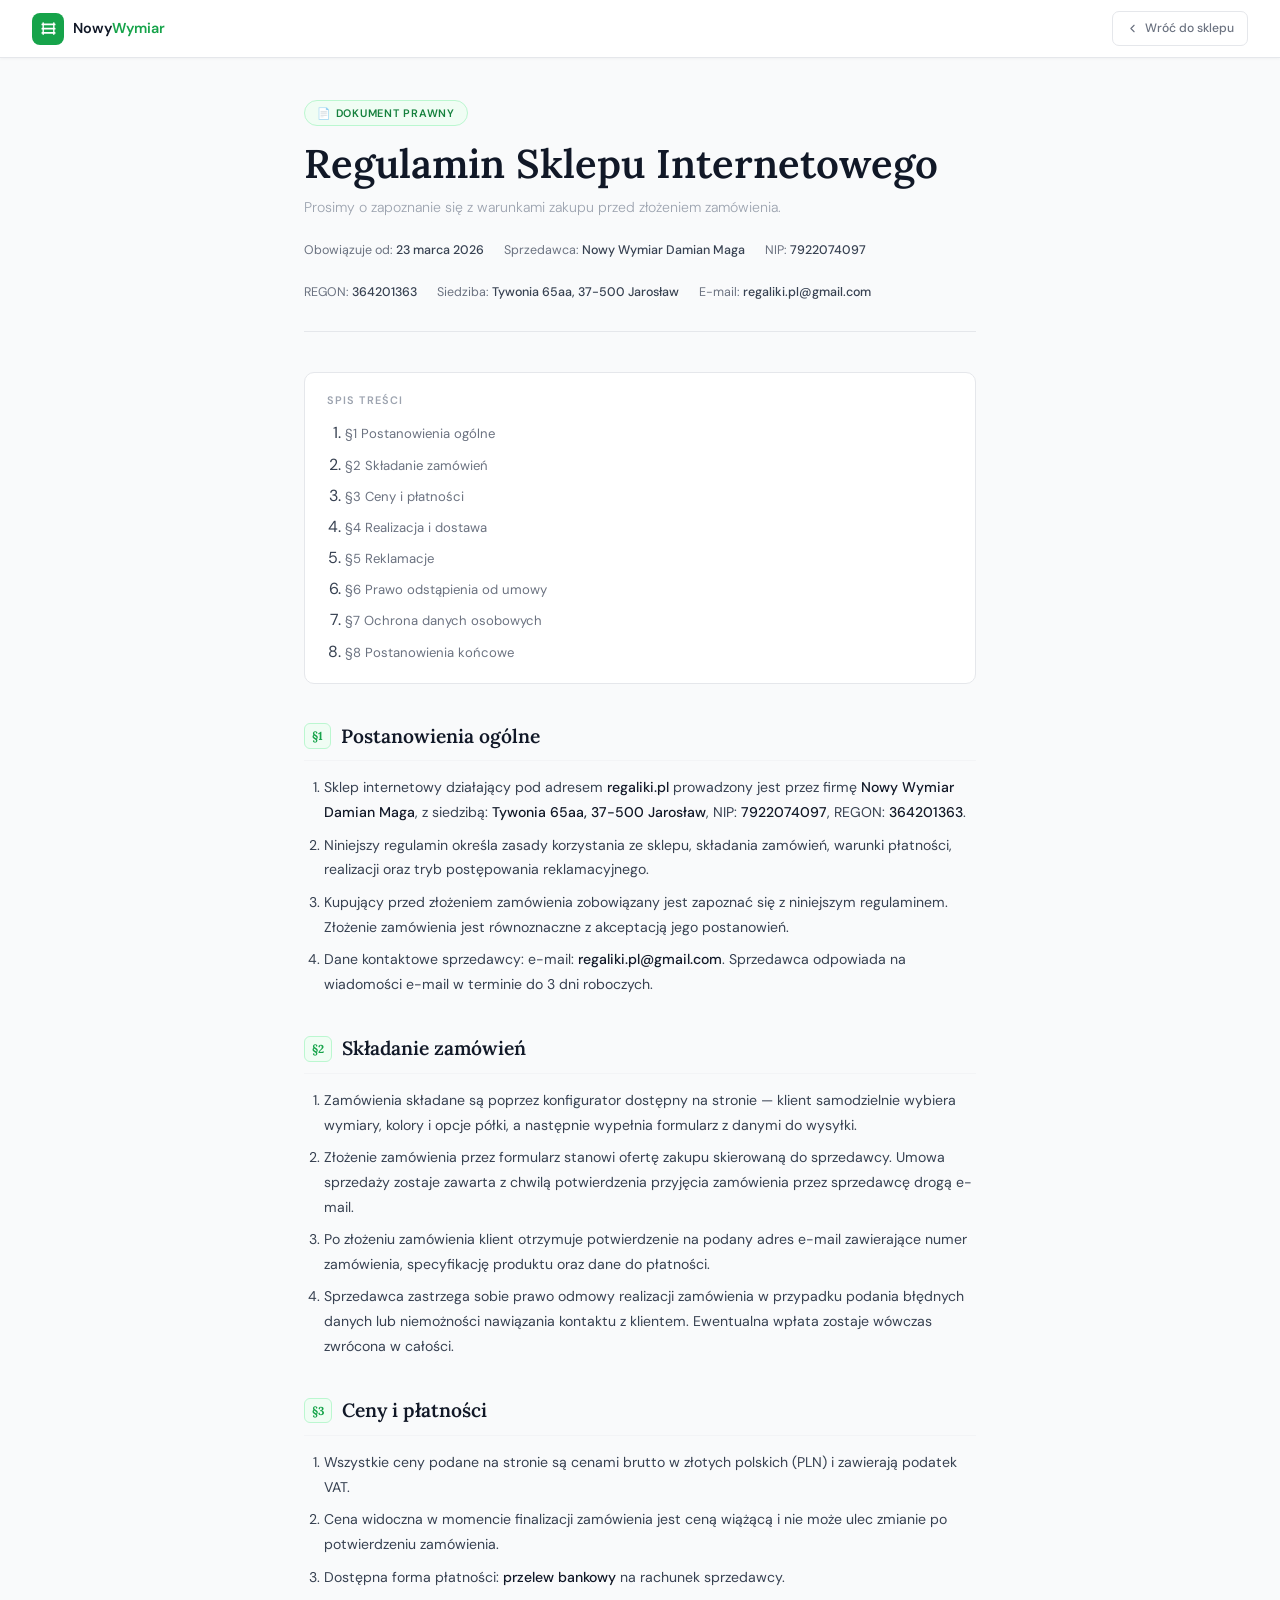
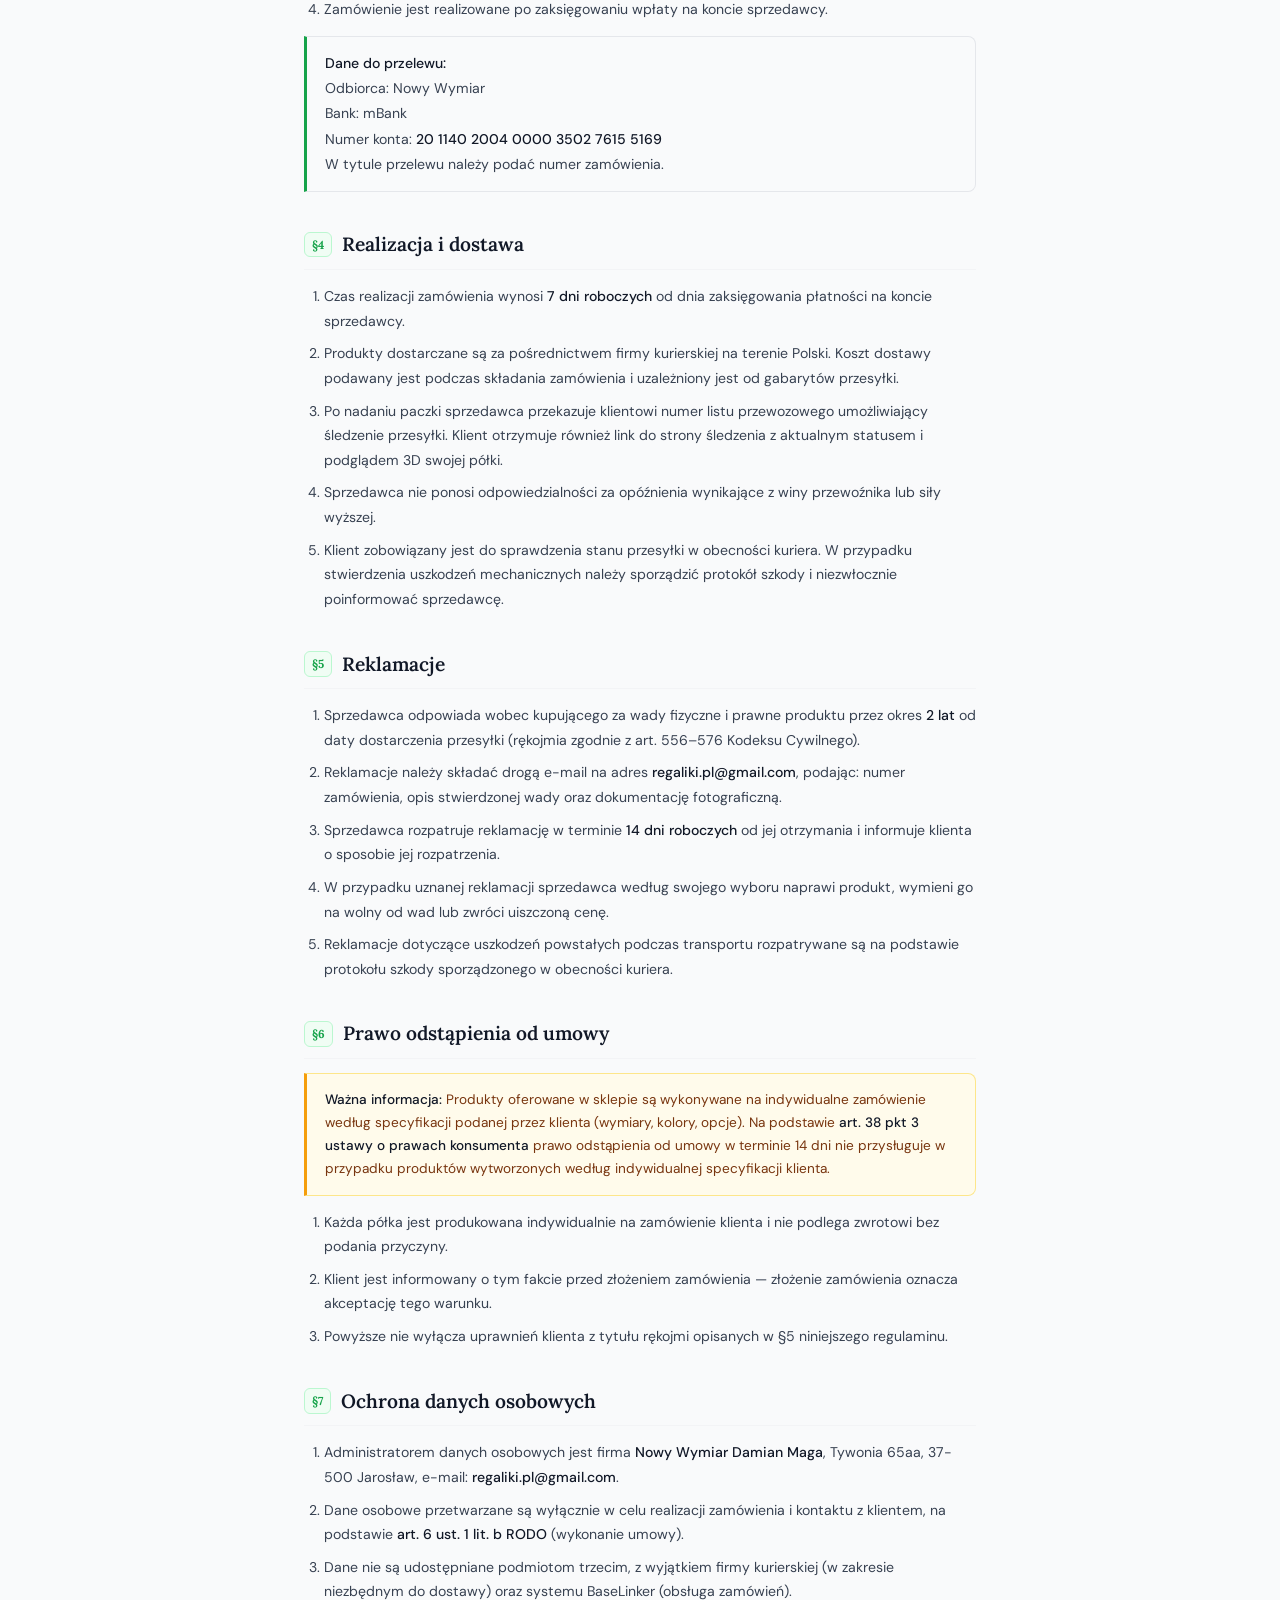
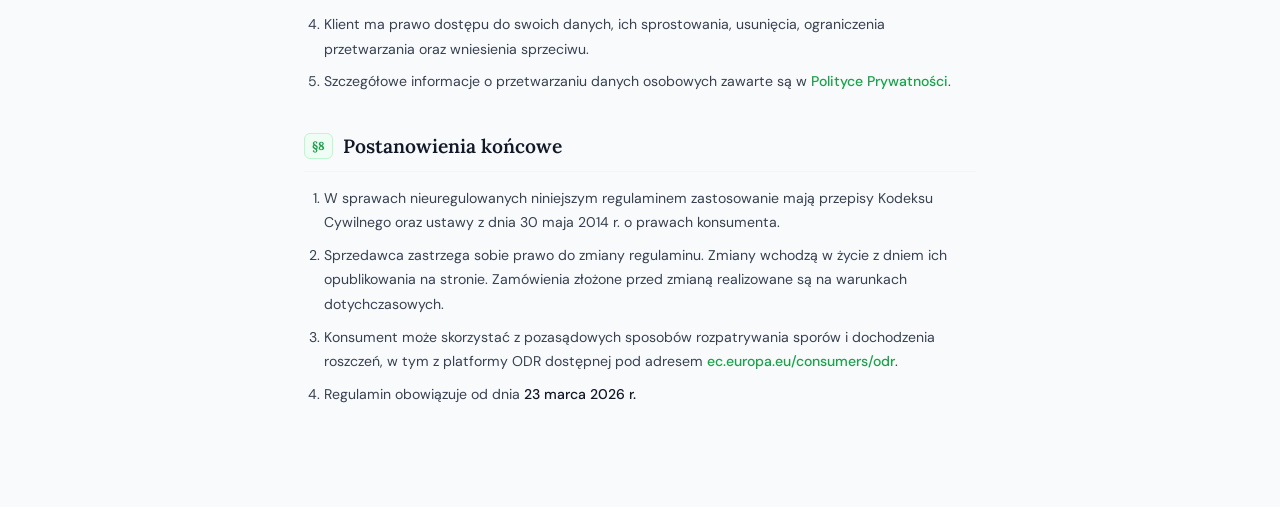
<file: regulamin.html>
<!DOCTYPE html>
<html lang="pl">
<head>
<meta charset="UTF-8">
<meta name="viewport" content="width=device-width, initial-scale=1.0">
<title>Regulamin Sklepu — Regaliki.pl</title>
<link href="https://fonts.googleapis.com/css2?family=Lora:ital,wght@0,400;0,600&family=DM+Sans:wght@300;400;500&display=swap" rel="stylesheet">
<style>
*{margin:0;padding:0;box-sizing:border-box}
body{font-family:'DM Sans',sans-serif;background:#f9fafb;color:#374151;-webkit-font-smoothing:antialiased;line-height:1.7}

.topbar{background:#fff;border-bottom:1px solid #e5e7eb;height:58px;display:flex;align-items:center;justify-content:space-between;padding:0 32px;position:sticky;top:0;z-index:100;box-shadow:0 1px 3px rgba(0,0,0,0.04)}
.logo{display:flex;align-items:center;gap:9px;text-decoration:none}
.logo-mark{width:32px;height:32px;background:#16a34a;border-radius:8px;display:flex;align-items:center;justify-content:center}
.logo-mark svg{width:17px;height:17px;fill:white}
.logo-name{font-size:.9rem;font-weight:600;color:#111827}
.logo-name span{color:#16a34a}
.back-btn{display:inline-flex;align-items:center;gap:6px;font-size:.76rem;font-weight:500;color:#6b7280;text-decoration:none;padding:6px 13px;border:1px solid #e5e7eb;border-radius:7px;background:#fff;transition:all .15s}
.back-btn:hover{color:#16a34a;border-color:#bbf7d0;background:#f0fdf4}
.back-btn svg{width:13px;height:13px;stroke:currentColor;fill:none;stroke-width:2;stroke-linecap:round;stroke-linejoin:round}

.doc-wrap{max-width:720px;margin:0 auto;padding:40px 24px 64px}

.doc-header{margin-bottom:40px;padding-bottom:28px;border-bottom:1px solid #e5e7eb}
.doc-tag{display:inline-block;background:#f0fdf4;border:1px solid #bbf7d0;border-radius:99px;padding:3px 12px;font-size:.68rem;font-weight:600;color:#15803d;letter-spacing:.07em;text-transform:uppercase;margin-bottom:14px}
.doc-header h1{font-family:'Lora',serif;font-size:clamp(1.8rem,4vw,2.5rem);font-weight:600;color:#111827;line-height:1.2;margin-bottom:8px}
.doc-header .subtitle{font-size:.88rem;color:#9ca3af;font-weight:300;margin-bottom:20px}
.doc-meta{display:flex;flex-wrap:wrap;gap:20px}
.doc-meta-item{font-size:.78rem;color:#6b7280}
.doc-meta-item strong{color:#374151;font-weight:500}

.toc{background:#fff;border:1px solid #e5e7eb;border-radius:10px;padding:18px 22px;margin-bottom:36px}
.toc p{font-size:.68rem;font-weight:600;color:#9ca3af;text-transform:uppercase;letter-spacing:.1em;margin-bottom:10px}
.toc ol{padding-left:18px;display:flex;flex-direction:column;gap:4px}
.toc ol li a{font-size:.82rem;color:#6b7280;text-decoration:none;transition:color .15s}
.toc ol li a:hover{color:#16a34a}

.doc-section{margin-bottom:36px}
.doc-section h2{font-family:'Lora',serif;font-size:1.2rem;font-weight:600;color:#111827;margin-bottom:14px;padding-bottom:8px;border-bottom:1px solid #f3f4f6;display:flex;align-items:center;gap:10px;scroll-margin-top:72px}
.sec-num{font-size:.72rem;font-weight:700;color:#16a34a;background:#f0fdf4;border:1px solid #bbf7d0;border-radius:6px;padding:2px 7px;flex-shrink:0}
.doc-section p{font-size:.88rem;color:#374151;line-height:1.75;margin-bottom:10px}
.doc-section p:last-child{margin-bottom:0}
.doc-section ol.content{padding-left:20px;margin-bottom:10px;}
.doc-section ol.content li{font-size:.88rem;color:#374151;line-height:1.75;margin-bottom:8px;}
.doc-section ol.content li:last-child{margin-bottom:0}
.doc-section ul{padding-left:20px;margin:8px 0;}
.doc-section ul li{font-size:.88rem;color:#374151;line-height:1.75;margin-bottom:6px;}
.doc-section ul li::marker{color:#16a34a}

.bank-block{background:#f9fafb;border:1px solid #e5e7eb;border-left:3px solid #16a34a;border-radius:0 8px 8px 0;padding:14px 18px;margin:14px 0;font-size:.88rem;color:#374151;line-height:1.8}
.bank-block strong{color:#111827;font-weight:500}

.notice{background:#fffbeb;border:1px solid #fde68a;border-left:3px solid #f59e0b;border-radius:0 8px 8px 0;padding:14px 18px;margin:14px 0;font-size:.85rem;color:#78350f;line-height:1.7}
.notice strong{font-weight:500}

strong{color:#111827;font-weight:500}
a.ext{color:#16a34a;text-decoration:none;font-weight:500}
a.ext:hover{text-decoration:underline}

.page-footer{background:#fff;border-top:1px solid #e5e7eb;padding:14px 32px}
.page-footer-in{max-width:720px;margin:0 auto;display:flex;flex-wrap:wrap;align-items:center;justify-content:space-between;gap:10px}
.page-footer p{font-size:.7rem;color:#9ca3af}
.page-footer a{font-size:.73rem;color:#6b7280;text-decoration:none;font-weight:500}
.page-footer a:hover{color:#16a34a}

@media(max-width:600px){
  .topbar{padding:0 14px}
  .doc-wrap{padding:24px 14px 48px}
}
</style>
</head>
<body>

<header class="topbar">
  <a href="index.html" class="logo">
    <div class="logo-mark"><svg viewBox="0 0 24 24"><rect x="2" y="5" width="20" height="2.5" rx="1.2"/><rect x="2" y="11" width="20" height="2.5" rx="1.2"/><rect x="2" y="17" width="20" height="2.5" rx="1.2"/><rect x="3.5" y="3" width="2" height="18" rx="1"/><rect x="18.5" y="3" width="2" height="18" rx="1"/></svg></div>
    <span class="logo-name">Nowy<span>Wymiar</span></span>
  </a>
  <a href="index.html" class="back-btn">
    <svg viewBox="0 0 24 24"><polyline points="15 18 9 12 15 6"/></svg>
    Wróć do sklepu
  </a>
</header>

<div class="doc-wrap">

  <div class="doc-header">
    <div class="doc-tag">📄 Dokument prawny</div>
    <h1>Regulamin Sklepu Internetowego</h1>
    <p class="subtitle">Prosimy o zapoznanie się z warunkami zakupu przed złożeniem zamówienia.</p>
    <div class="doc-meta">
      <div class="doc-meta-item">Obowiązuje od: <strong>23 marca 2026</strong></div>
      <div class="doc-meta-item">Sprzedawca: <strong>Nowy Wymiar Damian Maga</strong></div>
      <div class="doc-meta-item">NIP: <strong>7922074097</strong></div>
      <div class="doc-meta-item">REGON: <strong>364201363</strong></div>
      <div class="doc-meta-item">Siedziba: <strong>Tywonia 65aa, 37-500 Jarosław</strong></div>
      <div class="doc-meta-item">E-mail: <strong>regaliki.pl@gmail.com</strong></div>
    </div>
  </div>

  <div class="toc">
    <p>Spis treści</p>
    <ol>
      <li><a href="#s1">§1 Postanowienia ogólne</a></li>
      <li><a href="#s2">§2 Składanie zamówień</a></li>
      <li><a href="#s3">§3 Ceny i płatności</a></li>
      <li><a href="#s4">§4 Realizacja i dostawa</a></li>
      <li><a href="#s5">§5 Reklamacje</a></li>
      <li><a href="#s6">§6 Prawo odstąpienia od umowy</a></li>
      <li><a href="#s7">§7 Ochrona danych osobowych</a></li>
      <li><a href="#s8">§8 Postanowienia końcowe</a></li>
    </ol>
  </div>

  <div class="doc-section" id="s1">
    <h2><span class="sec-num">§1</span> Postanowienia ogólne</h2>
    <ol class="content">
      <li>Sklep internetowy działający pod adresem <strong>regaliki.pl</strong> prowadzony jest przez firmę <strong>Nowy Wymiar Damian Maga</strong>, z siedzibą: <strong>Tywonia 65aa, 37-500 Jarosław</strong>, NIP: <strong>7922074097</strong>, REGON: <strong>364201363</strong>.</li>
      <li>Niniejszy regulamin określa zasady korzystania ze sklepu, składania zamówień, warunki płatności, realizacji oraz tryb postępowania reklamacyjnego.</li>
      <li>Kupujący przed złożeniem zamówienia zobowiązany jest zapoznać się z niniejszym regulaminem. Złożenie zamówienia jest równoznaczne z akceptacją jego postanowień.</li>
      <li>Dane kontaktowe sprzedawcy: e-mail: <strong>regaliki.pl@gmail.com</strong>. Sprzedawca odpowiada na wiadomości e-mail w terminie do 3 dni roboczych.</li>
    </ol>
  </div>

  <div class="doc-section" id="s2">
    <h2><span class="sec-num">§2</span> Składanie zamówień</h2>
    <ol class="content">
      <li>Zamówienia składane są poprzez konfigurator dostępny na stronie — klient samodzielnie wybiera wymiary, kolory i opcje półki, a następnie wypełnia formularz z danymi do wysyłki.</li>
      <li>Złożenie zamówienia przez formularz stanowi ofertę zakupu skierowaną do sprzedawcy. Umowa sprzedaży zostaje zawarta z chwilą potwierdzenia przyjęcia zamówienia przez sprzedawcę drogą e-mail.</li>
      <li>Po złożeniu zamówienia klient otrzymuje potwierdzenie na podany adres e-mail zawierające numer zamówienia, specyfikację produktu oraz dane do płatności.</li>
      <li>Sprzedawca zastrzega sobie prawo odmowy realizacji zamówienia w przypadku podania błędnych danych lub niemożności nawiązania kontaktu z klientem. Ewentualna wpłata zostaje wówczas zwrócona w całości.</li>
    </ol>
  </div>

  <div class="doc-section" id="s3">
    <h2><span class="sec-num">§3</span> Ceny i płatności</h2>
    <ol class="content">
      <li>Wszystkie ceny podane na stronie są cenami brutto w złotych polskich (PLN) i zawierają podatek VAT.</li>
      <li>Cena widoczna w momencie finalizacji zamówienia jest ceną wiążącą i nie może ulec zmianie po potwierdzeniu zamówienia.</li>
      <li>Dostępna forma płatności: <strong>przelew bankowy</strong> na rachunek sprzedawcy.</li>
      <li>Zamówienie jest realizowane po zaksięgowaniu wpłaty na koncie sprzedawcy.</li>
    </ol>
    <div class="bank-block">
      <strong>Dane do przelewu:</strong><br>
      Odbiorca: Nowy Wymiar<br>
      Bank: mBank<br>
      Numer konta: <strong>20 1140 2004 0000 3502 7615 5169</strong><br>
      W tytule przelewu należy podać numer zamówienia.
    </div>
  </div>

  <div class="doc-section" id="s4">
    <h2><span class="sec-num">§4</span> Realizacja i dostawa</h2>
    <ol class="content">
      <li>Czas realizacji zamówienia wynosi <strong>7 dni roboczych</strong> od dnia zaksięgowania płatności na koncie sprzedawcy.</li>
      <li>Produkty dostarczane są za pośrednictwem firmy kurierskiej na terenie Polski. Koszt dostawy podawany jest podczas składania zamówienia i uzależniony jest od gabarytów przesyłki.</li>
      <li>Po nadaniu paczki sprzedawca przekazuje klientowi numer listu przewozowego umożliwiający śledzenie przesyłki. Klient otrzymuje również link do strony śledzenia z aktualnym statusem i podglądem 3D swojej półki.</li>
      <li>Sprzedawca nie ponosi odpowiedzialności za opóźnienia wynikające z winy przewoźnika lub siły wyższej.</li>
      <li>Klient zobowiązany jest do sprawdzenia stanu przesyłki w obecności kuriera. W przypadku stwierdzenia uszkodzeń mechanicznych należy sporządzić protokół szkody i niezwłocznie poinformować sprzedawcę.</li>
    </ol>
  </div>

  <div class="doc-section" id="s5">
    <h2><span class="sec-num">§5</span> Reklamacje</h2>
    <ol class="content">
      <li>Sprzedawca odpowiada wobec kupującego za wady fizyczne i prawne produktu przez okres <strong>2 lat</strong> od daty dostarczenia przesyłki (rękojmia zgodnie z art. 556–576 Kodeksu Cywilnego).</li>
      <li>Reklamacje należy składać drogą e-mail na adres <strong>regaliki.pl@gmail.com</strong>, podając: numer zamówienia, opis stwierdzonej wady oraz dokumentację fotograficzną.</li>
      <li>Sprzedawca rozpatruje reklamację w terminie <strong>14 dni roboczych</strong> od jej otrzymania i informuje klienta o sposobie jej rozpatrzenia.</li>
      <li>W przypadku uznanej reklamacji sprzedawca według swojego wyboru naprawi produkt, wymieni go na wolny od wad lub zwróci uiszczoną cenę.</li>
      <li>Reklamacje dotyczące uszkodzeń powstałych podczas transportu rozpatrywane są na podstawie protokołu szkody sporządzonego w obecności kuriera.</li>
    </ol>
  </div>

  <div class="doc-section" id="s6">
    <h2><span class="sec-num">§6</span> Prawo odstąpienia od umowy</h2>
    <div class="notice">
      <strong>Ważna informacja:</strong> Produkty oferowane w sklepie są wykonywane na indywidualne zamówienie według specyfikacji podanej przez klienta (wymiary, kolory, opcje). Na podstawie <strong>art. 38 pkt 3 ustawy o prawach konsumenta</strong> prawo odstąpienia od umowy w terminie 14 dni nie przysługuje w przypadku produktów wytworzonych według indywidualnej specyfikacji klienta.
    </div>
    <ol class="content">
      <li>Każda półka jest produkowana indywidualnie na zamówienie klienta i nie podlega zwrotowi bez podania przyczyny.</li>
      <li>Klient jest informowany o tym fakcie przed złożeniem zamówienia — złożenie zamówienia oznacza akceptację tego warunku.</li>
      <li>Powyższe nie wyłącza uprawnień klienta z tytułu rękojmi opisanych w §5 niniejszego regulaminu.</li>
    </ol>
  </div>

  <div class="doc-section" id="s7">
    <h2><span class="sec-num">§7</span> Ochrona danych osobowych</h2>
    <ol class="content">
      <li>Administratorem danych osobowych jest firma <strong>Nowy Wymiar Damian Maga</strong>, Tywonia 65aa, 37-500 Jarosław, e-mail: <strong>regaliki.pl@gmail.com</strong>.</li>
      <li>Dane osobowe przetwarzane są wyłącznie w celu realizacji zamówienia i kontaktu z klientem, na podstawie <strong>art. 6 ust. 1 lit. b RODO</strong> (wykonanie umowy).</li>
      <li>Dane nie są udostępniane podmiotom trzecim, z wyjątkiem firmy kurierskiej (w zakresie niezbędnym do dostawy) oraz systemu BaseLinker (obsługa zamówień).</li>
      <li>Klient ma prawo dostępu do swoich danych, ich sprostowania, usunięcia, ograniczenia przetwarzania oraz wniesienia sprzeciwu.</li>
      <li>Szczegółowe informacje o przetwarzaniu danych osobowych zawarte są w <a href="polityka.html" class="ext">Polityce Prywatności</a>.</li>
    </ol>
  </div>

  <div class="doc-section" id="s8">
    <h2><span class="sec-num">§8</span> Postanowienia końcowe</h2>
    <ol class="content">
      <li>W sprawach nieuregulowanych niniejszym regulaminem zastosowanie mają przepisy Kodeksu Cywilnego oraz ustawy z dnia 30 maja 2014 r. o prawach konsumenta.</li>
      <li>Sprzedawca zastrzega sobie prawo do zmiany regulaminu. Zmiany wchodzą w życie z dniem ich opublikowania na stronie. Zamówienia złożone przed zmianą realizowane są na warunkach dotychczasowych.</li>
      <li>Konsument może skorzystać z pozasądowych sposobów rozpatrywania sporów i dochodzenia roszczeń, w tym z platformy ODR dostępnej pod adresem <a href="https://ec.europa.eu/consumers/odr" target="_blank" class="ext">ec.europa.eu/consumers/odr</a>.</li>
      <li>Regulamin obowiązuje od dnia <strong>23 marca 2026 r.</strong></li>
    </ol>
  </div>

</div>
</file>
